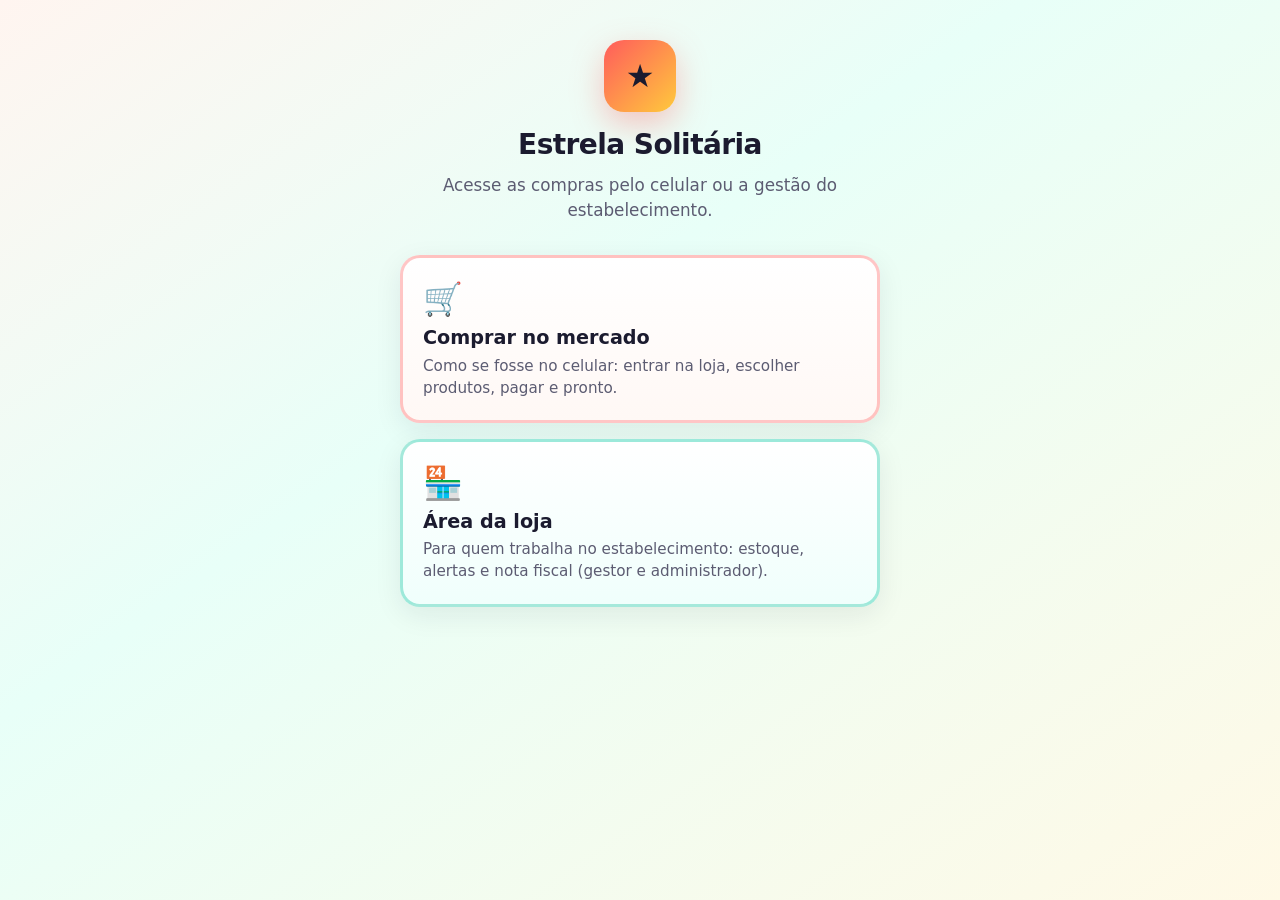
<file: index.html>
<!doctype html>
<html lang="pt-BR">
<head>
  <meta charset="utf-8" />
  <meta name="viewport" content="width=device-width, initial-scale=1" />
  <title>Estrela Solitária</title>
  <link rel="stylesheet" href="./assets/hub.css" />
</head>
<body>
  <div class="hub-wrap">
    <div class="hub-logo" aria-hidden="true">★</div>
    <h1 class="hub-title">Estrela Solitária</h1>
    <p class="hub-lead">
      Acesse as compras pelo celular ou a gestão do estabelecimento.
    </p>

    <div class="hub-cards">
      <a class="hub-card hub-card--shop" href="./cliente/bem-vindo.html">
        <div class="hub-card-icon" aria-hidden="true">🛒</div>
        <h2>Comprar no mercado</h2>
        <p>Como se fosse no celular: entrar na loja, escolher produtos, pagar e pronto.</p>
      </a>

      <a class="hub-card hub-card--staff" href="./gestor/entrar.html">
        <div class="hub-card-icon" aria-hidden="true">🏪</div>
        <h2>Área da loja</h2>
        <p>Para quem trabalha no estabelecimento: estoque, alertas e nota fiscal (gestor e administrador).</p>
      </a>
    </div>
  </div>
</body>
</html>
</file>
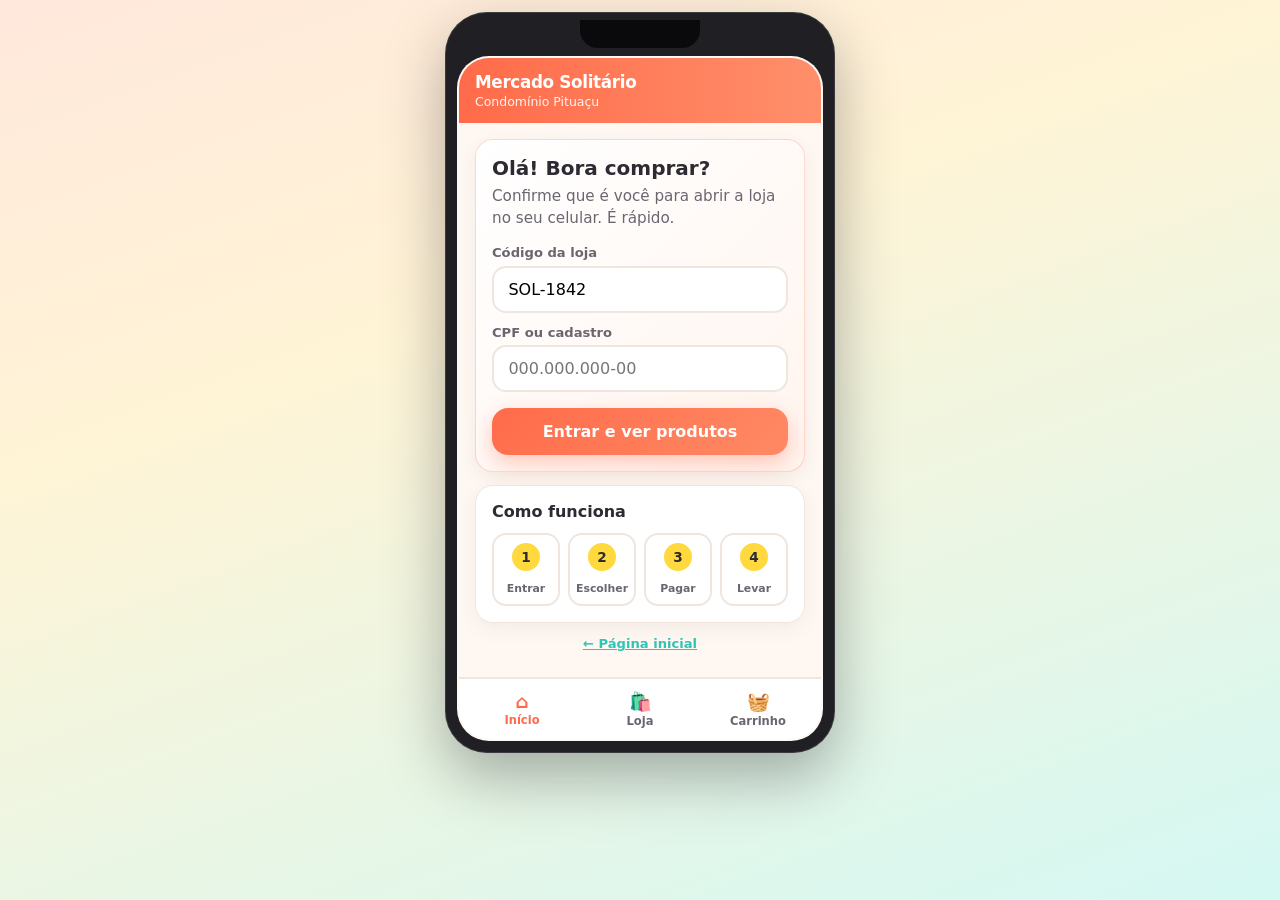
<file: cliente/bem-vindo.html>
<!doctype html>
<html lang="pt-BR">
<head>
  <meta charset="utf-8" />
  <meta name="viewport" content="width=device-width, initial-scale=1" />
  <title>Bem-vindo — Mercado</title>
  <link rel="stylesheet" href="../assets/cliente.css" />
</head>
<body class="c-body">
  <div class="c-stage">
    <div class="c-phone" aria-label="Aplicativo do mercado">
      <div class="c-phone-notch" aria-hidden="true"></div>
      <div class="c-phone-inner">
        <header class="c-top">
          <div class="c-top-title">
            <h1>Mercado Solitário</h1>
            <p>Condomínio Pituaçu</p>
          </div>
        </header>

        <main class="c-main">
          <div class="c-card c-card--accent">
            <h2 class="c-h2">Olá! Bora comprar?</h2>
            <p class="c-lead">Confirme que é você para abrir a loja no seu celular. É rápido.</p>
            <label class="c-label" for="cod">Código da loja</label>
            <input class="c-input" id="cod" type="text" value="SOL-1842" readonly />
            <label class="c-label" for="cpf" style="margin-top:0.75rem">CPF ou cadastro</label>
            <input class="c-input" id="cpf" type="text" placeholder="000.000.000-00" />
            <div class="c-row">
              <a class="c-btn c-btn-primary c-btn-block" href="./catalogo.html">Entrar e ver produtos</a>
            </div>
          </div>

          <div class="c-card">
            <h2 class="c-h2" style="font-size:1rem">Como funciona</h2>
            <div class="c-steps">
              <div class="c-step"><div class="c-step-num">1</div><span>Entrar</span></div>
              <div class="c-step"><div class="c-step-num">2</div><span>Escolher</span></div>
              <div class="c-step"><div class="c-step-num">3</div><span>Pagar</span></div>
              <div class="c-step"><div class="c-step-num">4</div><span>Levar</span></div>
            </div>
          </div>

          <p style="text-align:center;margin:0;font-size:0.82rem;color:var(--c-muted)">
            <a href="../index.html" style="color:var(--c-mint);font-weight:800">← Página inicial</a>
          </p>
        </main>

        <nav class="c-tabbar" aria-label="Menu inferior">
          <a class="c-tab c-tab--on" href="./bem-vindo.html"><span>⌂</span>Início</a>
          <a class="c-tab" href="./catalogo.html"><span>🛍️</span>Loja</a>
          <a class="c-tab" href="./carrinho.html"><span>🧺</span>Carrinho</a>
        </nav>
      </div>
    </div>
  </div>
</body>
</html>
</file>
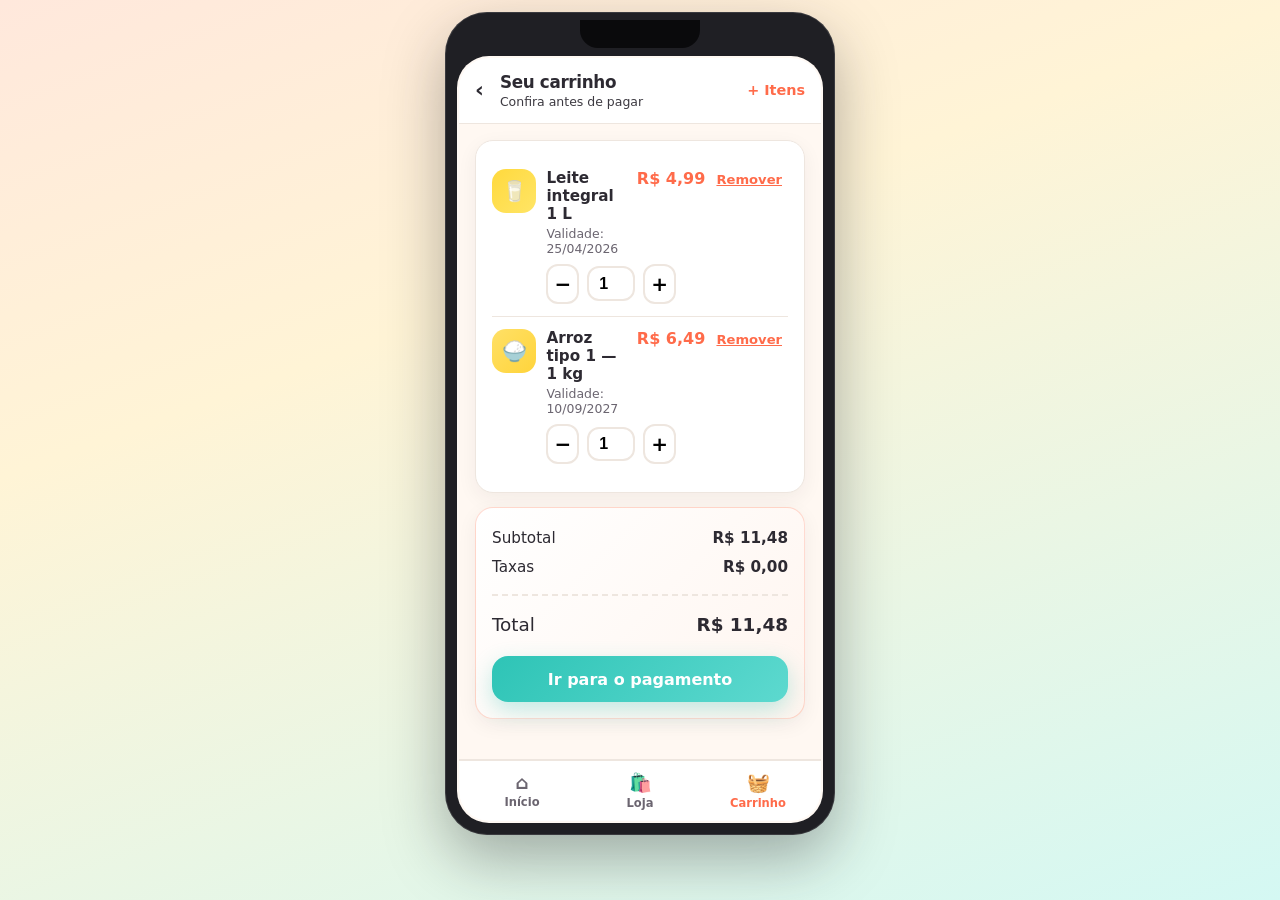
<file: cliente/carrinho.html>
<!doctype html>
<html lang="pt-BR">
<head>
  <meta charset="utf-8" />
  <meta name="viewport" content="width=device-width, initial-scale=1" />
  <title>Carrinho — Mercado</title>
  <link rel="stylesheet" href="../assets/cliente.css" />
</head>
<body class="c-body">
  <div class="c-stage">
    <div class="c-phone">
      <div class="c-phone-notch" aria-hidden="true"></div>
      <div class="c-phone-inner">
        <header class="c-top c-top--plain">
          <a class="c-back" href="./catalogo.html" aria-label="Voltar">‹</a>
          <div class="c-top-title">
            <h1>Seu carrinho</h1>
            <p>Confira antes de pagar</p>
          </div>
          <a class="c-top-link" href="./catalogo.html">+ Itens</a>
        </header>

        <main class="c-main">
          <div class="c-card">
            <div class="c-cart-item">
              <div class="c-thumb" style="width:44px;height:44px;font-size:1.25rem" aria-hidden="true">🥛</div>
              <div class="c-product-mid">
                <div class="c-product-name">Leite integral 1 L</div>
                <div class="c-product-sub">Validade: 25/04/2026</div>
                <div class="c-qty" style="margin:0.5rem 0 0">
                  <button type="button">−</button>
                  <input type="number" value="1" min="1" />
                  <button type="button">+</button>
                </div>
              </div>
              <div class="c-cart-right">
                <strong class="c-price">R$ 4,99</strong>
                <button type="button" class="c-link">Remover</button>
              </div>
            </div>
            <div class="c-cart-item">
              <div class="c-thumb" style="width:44px;height:44px;font-size:1.25rem;background:linear-gradient(135deg,#ffe066,#ffd43b)" aria-hidden="true">🍚</div>
              <div class="c-product-mid">
                <div class="c-product-name">Arroz tipo 1 — 1 kg</div>
                <div class="c-product-sub">Validade: 10/09/2027</div>
                <div class="c-qty" style="margin:0.5rem 0 0">
                  <button type="button">−</button>
                  <input type="number" value="1" min="1" />
                  <button type="button">+</button>
                </div>
              </div>
              <div class="c-cart-right">
                <strong class="c-price">R$ 6,49</strong>
                <button type="button" class="c-link">Remover</button>
              </div>
            </div>
          </div>

          <div class="c-card c-card--accent">
            <div class="c-summary-row"><span>Subtotal</span><strong>R$ 11,48</strong></div>
            <div class="c-summary-row"><span>Taxas</span><strong>R$ 0,00</strong></div>
            <hr style="border:none;border-top:2px dashed var(--c-line);margin:0.75rem 0" />
            <div class="c-summary-row" style="font-size:1.15rem"><span>Total</span><strong>R$ 11,48</strong></div>
            <div class="c-row" style="margin-top:1rem">
              <a class="c-btn c-btn-mint c-btn-block" href="./pagamento.html">Ir para o pagamento</a>
            </div>
          </div>
        </main>

        <nav class="c-tabbar" aria-label="Menu inferior">
          <a class="c-tab" href="./bem-vindo.html"><span>⌂</span>Início</a>
          <a class="c-tab" href="./catalogo.html"><span>🛍️</span>Loja</a>
          <a class="c-tab c-tab--on" href="./carrinho.html"><span>🧺</span>Carrinho</a>
        </nav>
      </div>
    </div>
  </div>
</body>
</html>
</file>
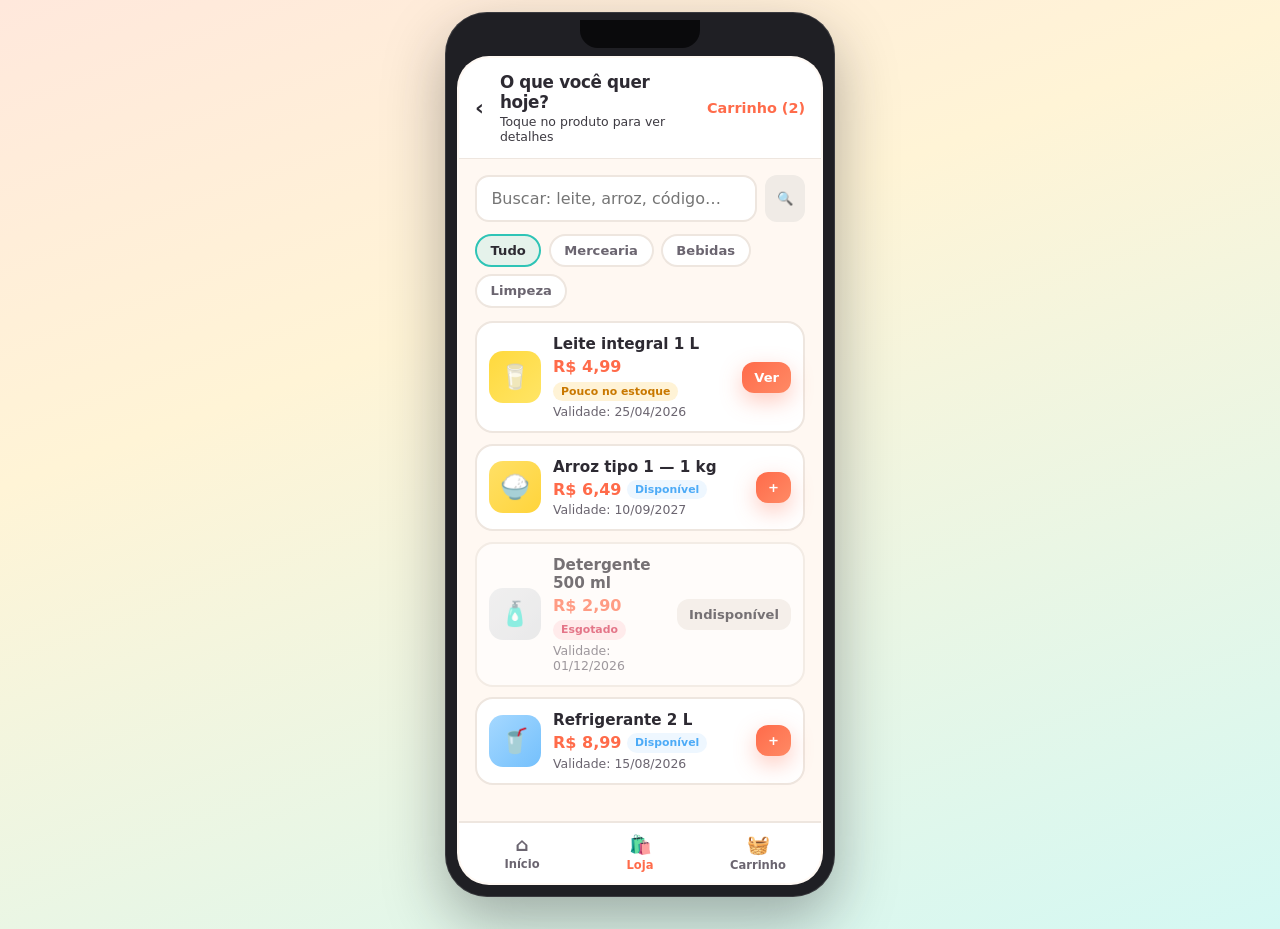
<file: cliente/catalogo.html>
<!doctype html>
<html lang="pt-BR">
<head>
  <meta charset="utf-8" />
  <meta name="viewport" content="width=device-width, initial-scale=1" />
  <title>Produtos — Mercado</title>
  <link rel="stylesheet" href="../assets/cliente.css" />
</head>
<body class="c-body">
  <div class="c-stage">
    <div class="c-phone">
      <div class="c-phone-notch" aria-hidden="true"></div>
      <div class="c-phone-inner">
        <header class="c-top c-top--plain">
          <a class="c-back" href="./bem-vindo.html" aria-label="Voltar">‹</a>
          <div class="c-top-title">
            <h1>O que você quer hoje?</h1>
            <p>Toque no produto para ver detalhes</p>
          </div>
          <a class="c-top-link" href="./carrinho.html">Carrinho (2)</a>
        </header>

        <main class="c-main">
          <div class="c-search-wrap">
            <input class="c-input" type="search" placeholder="Buscar: leite, arroz, código…" />
            <button type="button" class="c-btn c-btn-sm" style="flex-shrink:0" aria-label="Buscar">🔍</button>
          </div>
          <div class="c-tags" aria-label="Categorias">
            <span class="c-tag c-tag--on">Tudo</span>
            <span class="c-tag">Mercearia</span>
            <span class="c-tag">Bebidas</span>
            <span class="c-tag">Limpeza</span>
          </div>

          <a class="c-product" href="./produto.html" style="text-decoration:none;color:inherit">
            <div class="c-thumb" aria-hidden="true">🥛</div>
            <div class="c-product-mid">
              <div class="c-product-name">Leite integral 1 L</div>
              <div class="c-product-meta">
                <span class="c-price">R$ 4,99</span>
                <span class="c-badge c-badge--warn">Pouco no estoque</span>
              </div>
              <div class="c-product-sub">Validade: 25/04/2026</div>
            </div>
            <span class="c-btn c-btn-sm c-btn-primary">Ver</span>
          </a>

          <div class="c-product">
            <div class="c-thumb" style="background:linear-gradient(135deg,#ffe066,#ffd43b)" aria-hidden="true">🍚</div>
            <div class="c-product-mid">
              <div class="c-product-name">Arroz tipo 1 — 1 kg</div>
              <div class="c-product-meta">
                <span class="c-price">R$ 6,49</span>
                <span class="c-badge">Disponível</span>
              </div>
              <div class="c-product-sub">Validade: 10/09/2027</div>
            </div>
            <button type="button" class="c-btn c-btn-sm c-btn-primary">+</button>
          </div>

          <div class="c-product" style="opacity:0.65">
            <div class="c-thumb" style="background:linear-gradient(135deg,#e9ecef,#dee2e6)" aria-hidden="true">🧴</div>
            <div class="c-product-mid">
              <div class="c-product-name">Detergente 500 ml</div>
              <div class="c-product-meta">
                <span class="c-price">R$ 2,90</span>
                <span class="c-badge c-badge--bad">Esgotado</span>
              </div>
              <div class="c-product-sub">Validade: 01/12/2026</div>
            </div>
            <button type="button" class="c-btn c-btn-sm" disabled>Indisponível</button>
          </div>

          <div class="c-product">
            <div class="c-thumb" style="background:linear-gradient(135deg,#a5d8ff,#74c0fc)" aria-hidden="true">🥤</div>
            <div class="c-product-mid">
              <div class="c-product-name">Refrigerante 2 L</div>
              <div class="c-product-meta">
                <span class="c-price">R$ 8,99</span>
                <span class="c-badge">Disponível</span>
              </div>
              <div class="c-product-sub">Validade: 15/08/2026</div>
            </div>
            <button type="button" class="c-btn c-btn-sm c-btn-primary">+</button>
          </div>
        </main>

        <nav class="c-tabbar" aria-label="Menu inferior">
          <a class="c-tab" href="./bem-vindo.html"><span>⌂</span>Início</a>
          <a class="c-tab c-tab--on" href="./catalogo.html"><span>🛍️</span>Loja</a>
          <a class="c-tab" href="./carrinho.html"><span>🧺</span>Carrinho</a>
        </nav>
      </div>
    </div>
  </div>
</body>
</html>
</file>
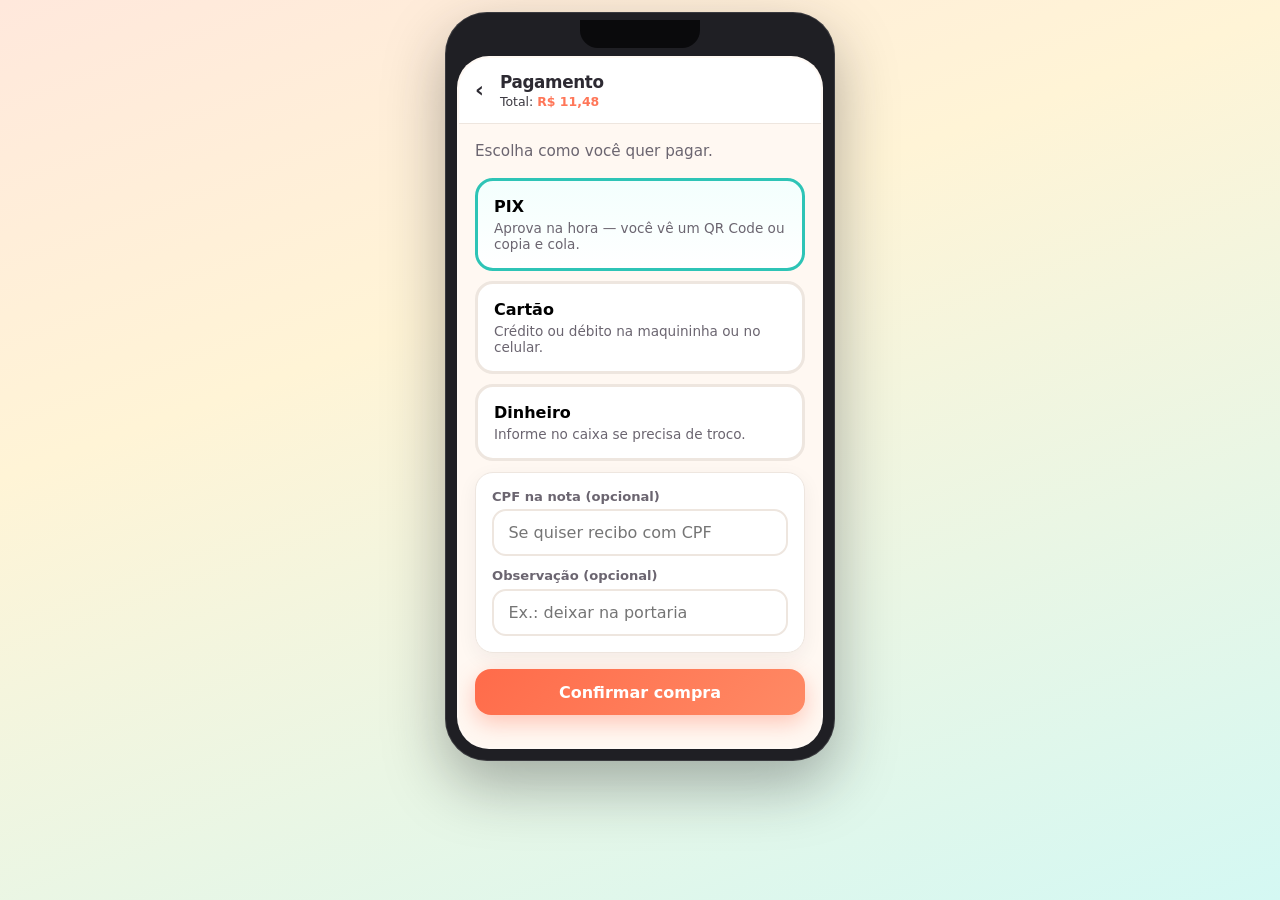
<file: cliente/pagamento.html>
<!doctype html>
<html lang="pt-BR">
<head>
  <meta charset="utf-8" />
  <meta name="viewport" content="width=device-width, initial-scale=1" />
  <title>Pagamento — Mercado</title>
  <link rel="stylesheet" href="../assets/cliente.css" />
</head>
<body class="c-body">
  <div class="c-stage">
    <div class="c-phone">
      <div class="c-phone-notch" aria-hidden="true"></div>
      <div class="c-phone-inner">
        <header class="c-top c-top--plain">
          <a class="c-back" href="./carrinho.html" aria-label="Voltar">‹</a>
          <div class="c-top-title">
            <h1>Pagamento</h1>
            <p>Total: <strong style="color:var(--c-coral)">R$ 11,48</strong></p>
          </div>
        </header>

        <main class="c-main" style="padding-bottom:2rem">
          <p class="c-lead" style="margin-top:0">Escolha como você quer pagar.</p>

          <button type="button" class="c-pay c-pay--on">
            <strong>PIX</strong>
            <small>Aprova na hora — você vê um QR Code ou copia e cola.</small>
          </button>
          <button type="button" class="c-pay">
            <strong>Cartão</strong>
            <small>Crédito ou débito na maquininha ou no celular.</small>
          </button>
          <button type="button" class="c-pay">
            <strong>Dinheiro</strong>
            <small>Informe no caixa se precisa de troco.</small>
          </button>

          <div class="c-card">
            <label class="c-label" for="doc">CPF na nota (opcional)</label>
            <input class="c-input" id="doc" type="text" placeholder="Se quiser recibo com CPF" />
            <label class="c-label" for="obs" style="margin-top:0.75rem">Observação (opcional)</label>
            <input class="c-input" id="obs" type="text" placeholder="Ex.: deixar na portaria" />
          </div>

          <div class="c-row">
            <a class="c-btn c-btn-primary c-btn-block" href="./pronto.html">Confirmar compra</a>
          </div>
        </main>
      </div>
    </div>
  </div>
</body>
</html>
</file>
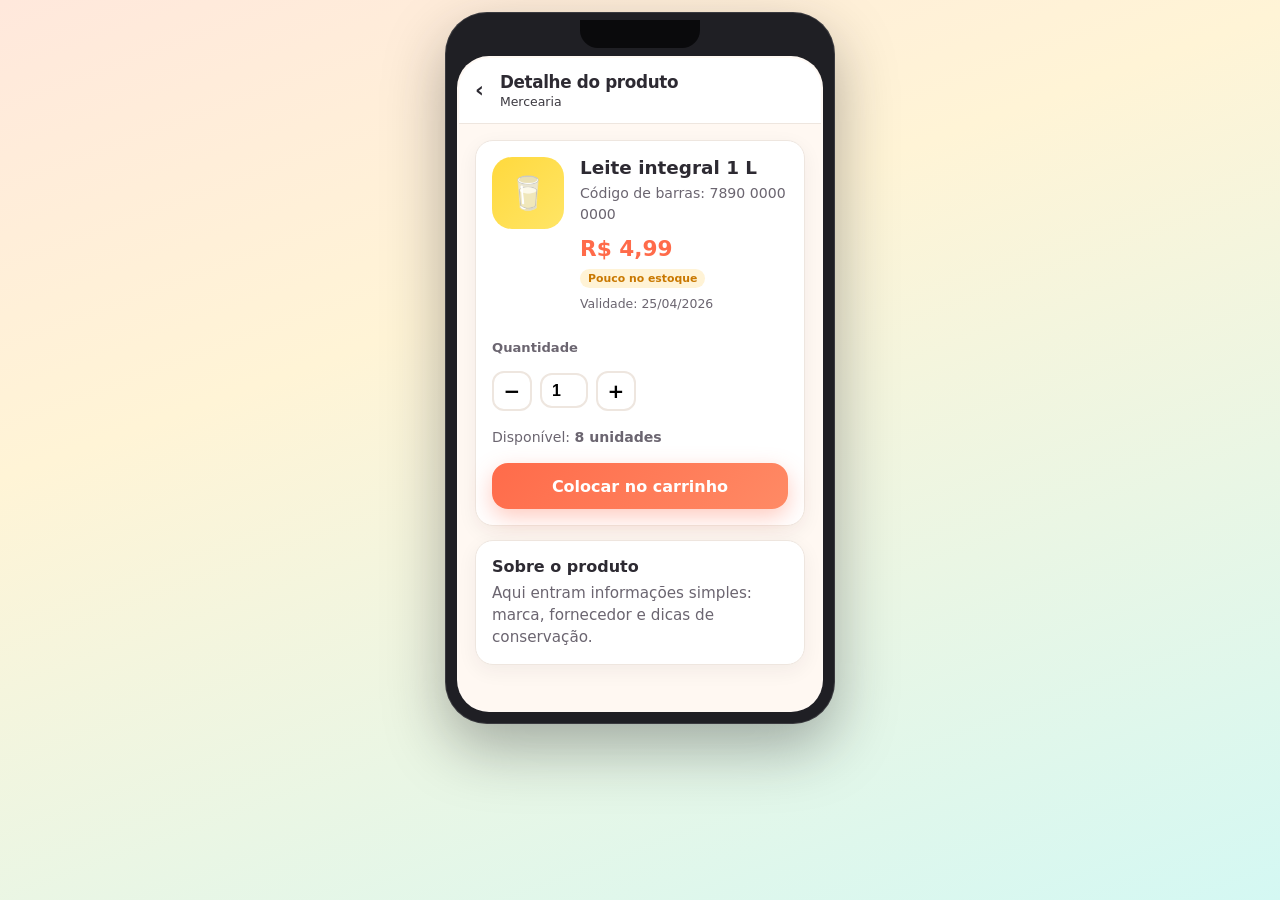
<file: cliente/produto.html>
<!doctype html>
<html lang="pt-BR">
<head>
  <meta charset="utf-8" />
  <meta name="viewport" content="width=device-width, initial-scale=1" />
  <title>Produto — Mercado</title>
  <link rel="stylesheet" href="../assets/cliente.css" />
</head>
<body class="c-body">
  <div class="c-stage">
    <div class="c-phone">
      <div class="c-phone-notch" aria-hidden="true"></div>
      <div class="c-phone-inner">
        <header class="c-top c-top--plain">
          <a class="c-back" href="./catalogo.html" aria-label="Voltar">‹</a>
          <div class="c-top-title">
            <h1>Detalhe do produto</h1>
            <p>Mercearia</p>
          </div>
        </header>

        <main class="c-main" style="padding-bottom:2rem">
          <div class="c-card">
            <div class="c-hero">
              <div class="c-thumb" aria-hidden="true">🥛</div>
              <div>
                <h2 class="c-h2" style="font-size:1.15rem">Leite integral 1 L</h2>
                <p class="c-lead" style="margin:0.25rem 0 0;font-size:0.88rem">Código de barras: 7890 0000 0000</p>
                <div style="display:flex;align-items:center;gap:0.5rem;margin-top:0.75rem;flex-wrap:wrap">
                  <span class="c-price" style="font-size:1.35rem">R$ 4,99</span>
                  <span class="c-badge c-badge--warn">Pouco no estoque</span>
                </div>
                <p class="c-product-sub" style="margin-top:0.5rem">Validade: 25/04/2026</p>
              </div>
            </div>
            <p class="c-label" style="margin-top:1rem">Quantidade</p>
            <div class="c-qty">
              <button type="button" aria-label="Menos">−</button>
              <input type="number" value="1" min="1" aria-label="Quantidade" />
              <button type="button" aria-label="Mais">+</button>
            </div>
            <p class="c-lead" style="margin:0;font-size:0.88rem">Disponível: <strong>8 unidades</strong></p>
            <div class="c-row">
              <a class="c-btn c-btn-primary c-btn-block" href="./carrinho.html">Colocar no carrinho</a>
            </div>
          </div>

          <div class="c-card">
            <h2 class="c-h2" style="font-size:1rem">Sobre o produto</h2>
            <p class="c-lead" style="margin:0">Aqui entram informações simples: marca, fornecedor e dicas de conservação.</p>
          </div>
        </main>
      </div>
    </div>
  </div>
</body>
</html>
</file>
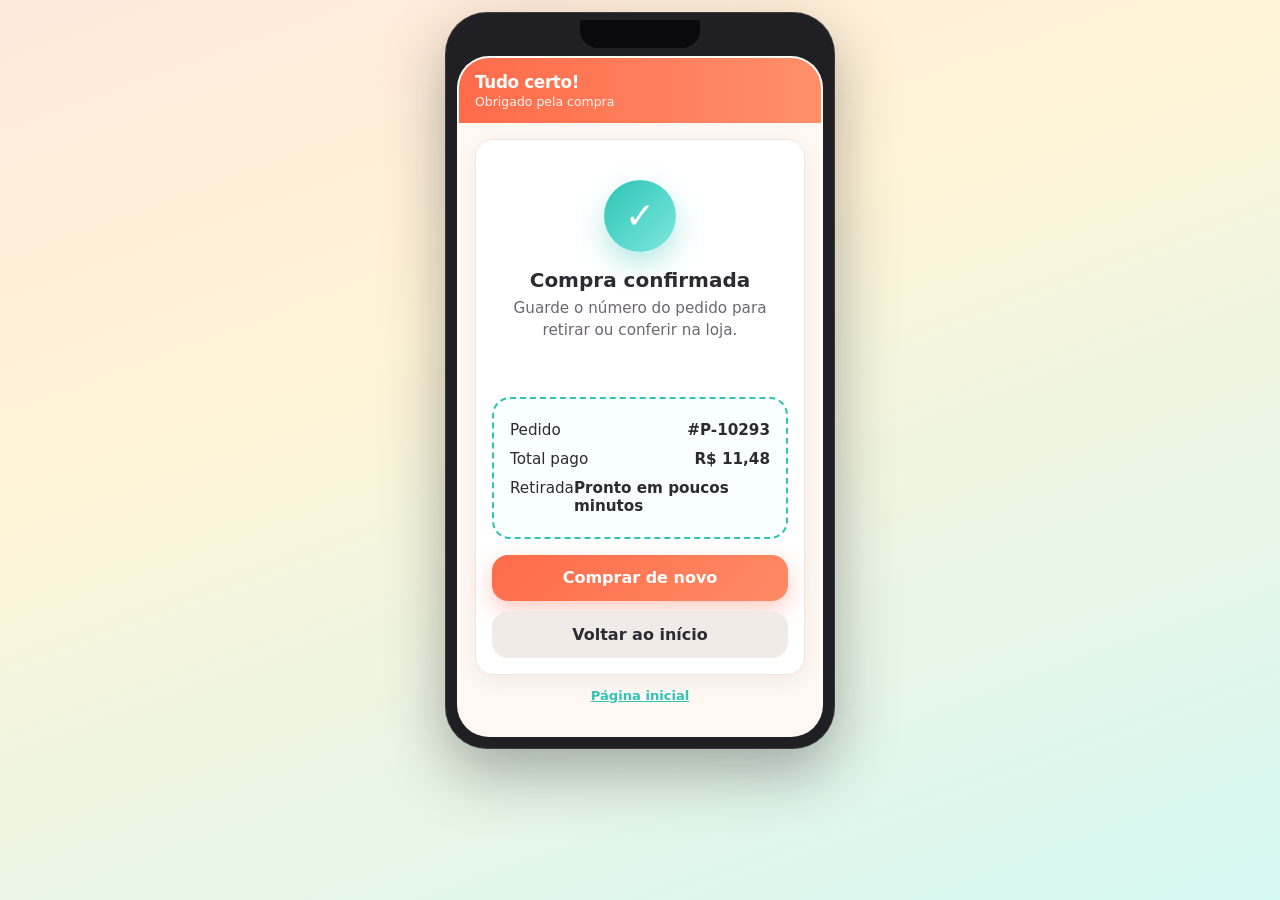
<file: cliente/pronto.html>
<!doctype html>
<html lang="pt-BR">
<head>
  <meta charset="utf-8" />
  <meta name="viewport" content="width=device-width, initial-scale=1" />
  <title>Pronto! — Mercado</title>
  <link rel="stylesheet" href="../assets/cliente.css" />
</head>
<body class="c-body">
  <div class="c-stage">
    <div class="c-phone">
      <div class="c-phone-notch" aria-hidden="true"></div>
      <div class="c-phone-inner">
        <header class="c-top">
          <div class="c-top-title">
            <h1>Tudo certo!</h1>
            <p>Obrigado pela compra</p>
          </div>
        </header>

        <main class="c-main" style="padding-bottom:2rem">
          <div class="c-card">
            <div class="c-success">
              <div class="c-success-icon" aria-hidden="true">✓</div>
              <h2 class="c-h2">Compra confirmada</h2>
              <p class="c-lead">Guarde o número do pedido para retirar ou conferir na loja.</p>
            </div>
            <div class="c-summary">
              <div class="c-summary-row"><span>Pedido</span><strong>#P-10293</strong></div>
              <div class="c-summary-row"><span>Total pago</span><strong>R$ 11,48</strong></div>
              <div class="c-summary-row"><span>Retirada</span><strong>Pronto em poucos minutos</strong></div>
            </div>
            <div class="c-row">
              <a class="c-btn c-btn-primary c-btn-block" href="./catalogo.html">Comprar de novo</a>
              <a class="c-btn c-btn-block" href="./bem-vindo.html">Voltar ao início</a>
            </div>
          </div>
          <p style="text-align:center;margin:0;font-size:0.82rem;color:var(--c-muted)">
            <a href="../index.html" style="color:var(--c-mint);font-weight:800">Página inicial</a>
          </p>
        </main>
      </div>
    </div>
  </div>
</body>
</html>
</file>
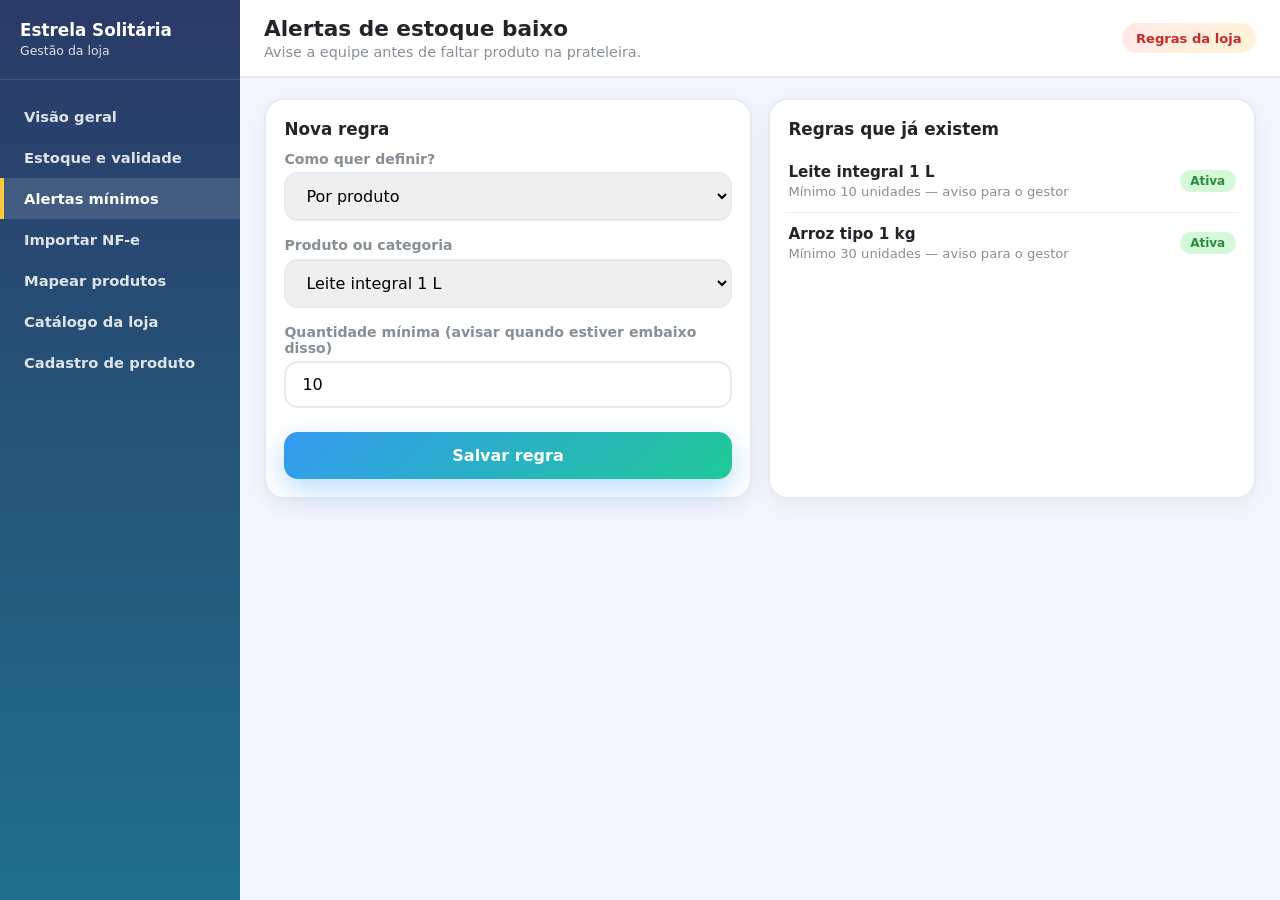
<file: gestor/alertas.html>
<!doctype html>
<html lang="pt-BR">
<head>
  <meta charset="utf-8" />
  <meta name="viewport" content="width=device-width, initial-scale=1" />
  <title>Alertas — Área da loja</title>
  <link rel="stylesheet" href="../assets/gestor.css" />
</head>
<body class="g-body">
  <div class="g-shell">
    <aside class="g-side">
      <div class="g-side-brand">
        <strong>Estrela Solitária</strong>
        <span>Gestão da loja</span>
      </div>
      <nav class="g-nav" aria-label="Menu">
        <a href="./painel.html">Visão geral</a>
        <a href="./estoque.html">Estoque e validade</a>
        <a class="is-on" href="./alertas.html">Alertas mínimos</a>
        <a href="./nfe.html">Importar NF-e</a>
        <a href="./mapeamento.html">Mapear produtos</a>
        <a href="./produtos.html">Catálogo da loja</a>
        <a href="./cadastro-produto.html">Cadastro de produto</a>
      </nav>
    </aside>

    <div class="g-main">
      <header class="g-top">
        <div>
          <h1>Alertas de estoque baixo</h1>
          <p>Avise a equipe antes de faltar produto na prateleira.</p>
        </div>
        <span class="g-chip">Regras da loja</span>
      </header>

      <div class="g-content">
        <div class="g-grid-2">
          <div class="g-card">
            <h2>Nova regra</h2>
            <div class="g-field">
              <label for="modo">Como quer definir?</label>
              <select id="modo">
                <option>Por produto</option>
                <option>Por categoria</option>
              </select>
            </div>
            <div class="g-field">
              <label for="item">Produto ou categoria</label>
              <select id="item">
                <option>Leite integral 1 L</option>
                <option>Arroz tipo 1 kg</option>
                <option>Bebidas (tudo)</option>
              </select>
            </div>
            <div class="g-field">
              <label for="min">Quantidade mínima (avisar quando estiver embaixo disso)</label>
              <input id="min" type="number" value="10" min="0" />
            </div>
            <button type="button" class="g-btn g-btn-primary" style="width:100%;margin-top:0.5rem">Salvar regra</button>
          </div>

          <div class="g-card">
            <h2>Regras que já existem</h2>
            <div class="g-list-item">
              <div>
                <strong>Leite integral 1 L</strong>
                <small>Mínimo 10 unidades — aviso para o gestor</small>
              </div>
              <span class="g-pill g-pill--ok">Ativa</span>
            </div>
            <div class="g-list-item">
              <div>
                <strong>Arroz tipo 1 kg</strong>
                <small>Mínimo 30 unidades — aviso para o gestor</small>
              </div>
              <span class="g-pill g-pill--ok">Ativa</span>
            </div>
          </div>
        </div>
      </div>
    </div>
  </div>
</body>
</html>
</file>
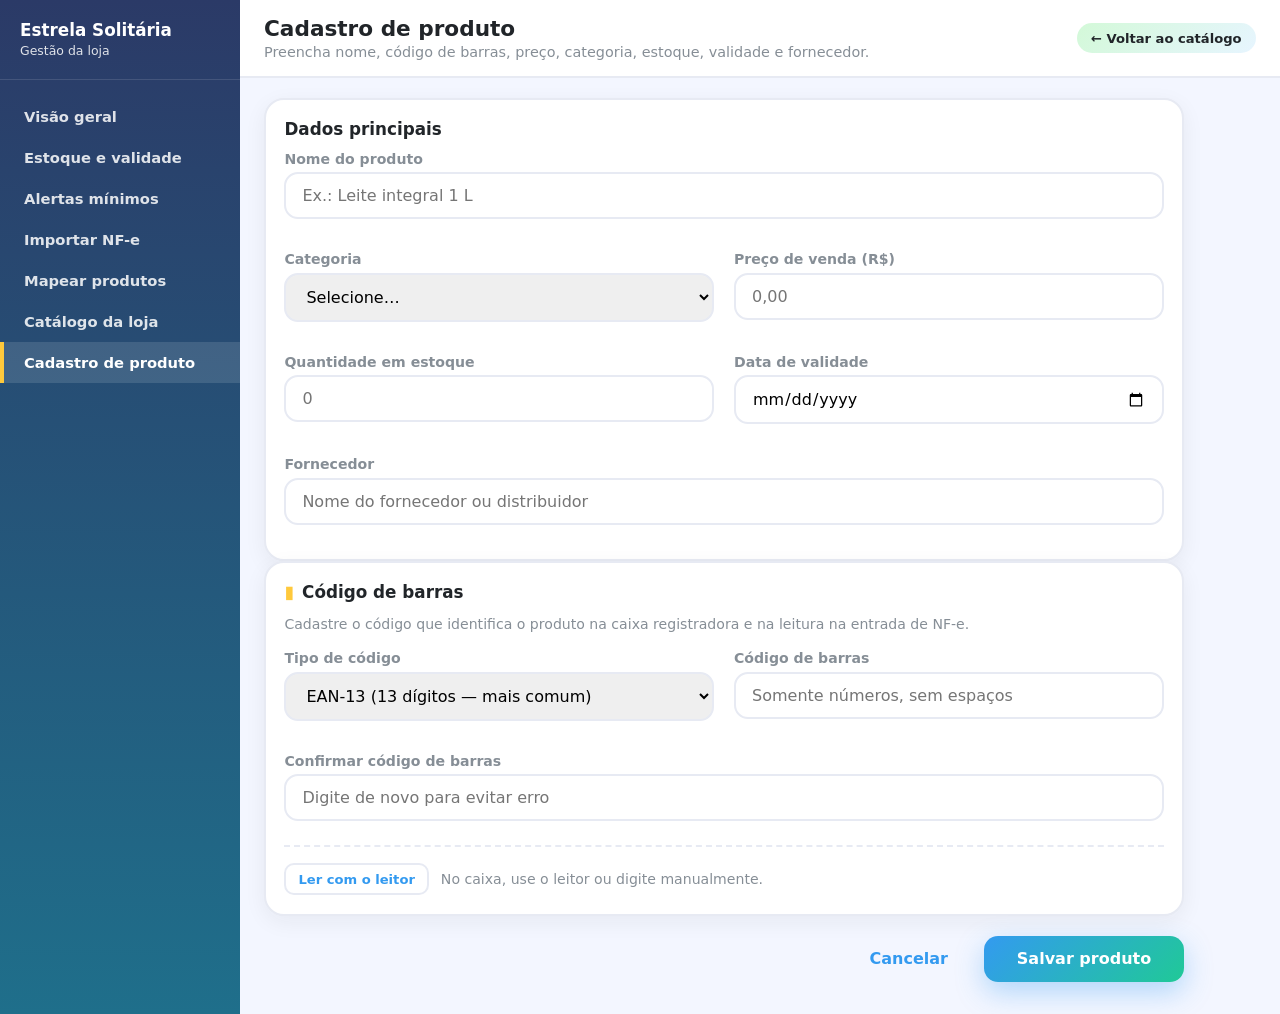
<file: gestor/cadastro-produto.html>
<!doctype html>
<html lang="pt-BR">
<head>
  <meta charset="utf-8" />
  <meta name="viewport" content="width=device-width, initial-scale=1" />
  <title>Cadastro de produto — Área da loja</title>
  <link rel="stylesheet" href="../assets/gestor.css" />
</head>
<body class="g-body">
  <div class="g-shell">
    <aside class="g-side">
      <div class="g-side-brand">
        <strong>Estrela Solitária</strong>
        <span>Gestão da loja</span>
      </div>
      <nav class="g-nav" aria-label="Menu">
        <a href="./painel.html">Visão geral</a>
        <a href="./estoque.html">Estoque e validade</a>
        <a href="./alertas.html">Alertas mínimos</a>
        <a href="./nfe.html">Importar NF-e</a>
        <a href="./mapeamento.html">Mapear produtos</a>
        <a href="./produtos.html">Catálogo da loja</a>
        <a class="is-on" href="./cadastro-produto.html">Cadastro de produto</a>
      </nav>
    </aside>

    <div class="g-main">
      <header class="g-top">
        <div>
          <h1>Cadastro de produto</h1>
          <p>Preencha nome, código de barras, preço, categoria, estoque, validade e fornecedor.</p>
        </div>
        <a class="g-chip g-chip--ok" href="./produtos.html" style="text-decoration:none;color:inherit">← Voltar ao catálogo</a>
      </header>

      <div class="g-content">
        <form class="g-form" action="./produtos.html" method="get">
          <div class="g-card">
            <h2>Dados principais</h2>
            <div class="g-form-grid">
              <div class="g-field g-field-span-2">
                <label for="nome">Nome do produto</label>
                <input id="nome" name="nome" type="text" placeholder="Ex.: Leite integral 1 L" autocomplete="off" />
              </div>
              <div class="g-field">
                <label for="categoria">Categoria</label>
                <select id="categoria" name="categoria">
                  <option value="">Selecione…</option>
                  <option>Mercearia</option>
                  <option>Bebidas</option>
                  <option>Limpeza e higiene</option>
                  <option>Frios e laticínios</option>
                  <option>Outros</option>
                </select>
              </div>
              <div class="g-field">
                <label for="preco">Preço de venda (R$)</label>
                <input id="preco" name="preco" type="text" inputmode="decimal" placeholder="0,00" />
              </div>
              <div class="g-field">
                <label for="qtd">Quantidade em estoque</label>
                <input id="qtd" name="qtd" type="number" min="0" step="1" placeholder="0" />
              </div>
              <div class="g-field">
                <label for="validade">Data de validade</label>
                <input id="validade" name="validade" type="date" />
              </div>
              <div class="g-field g-field-span-2">
                <label for="fornecedor">Fornecedor</label>
                <input id="fornecedor" name="fornecedor" type="text" placeholder="Nome do fornecedor ou distribuidor" />
              </div>
            </div>
          </div>

          <div class="g-card g-barcode-card">
            <h2>Código de barras</h2>
            <p class="g-field-hint">Cadastre o código que identifica o produto na caixa registradora e na leitura na entrada de NF-e.</p>
            <div class="g-form-grid">
              <div class="g-field">
                <label for="tipo-barras">Tipo de código</label>
                <select id="tipo-barras" name="tipo_barras">
                  <option value="ean13">EAN-13 (13 dígitos — mais comum)</option>
                  <option value="ean8">EAN-8 (8 dígitos)</option>
                  <option value="dun14">DUN-14 / caixa fechada</option>
                  <option value="outro">Outro / interno da loja</option>
                </select>
              </div>
              <div class="g-field">
                <label for="codigo-barras">Código de barras</label>
                <input id="codigo-barras" name="codigo_barras" type="text" inputmode="numeric" pattern="[0-9]*" maxlength="14" placeholder="Somente números, sem espaços" autocomplete="off" />
              </div>
              <div class="g-field g-field-span-2">
                <label for="codigo-barras-conf">Confirmar código de barras</label>
                <input id="codigo-barras-conf" name="codigo_barras_conf" type="text" inputmode="numeric" maxlength="14" placeholder="Digite de novo para evitar erro" autocomplete="off" />
              </div>
            </div>
            <div class="g-barcode-actions">
              <button type="button" class="g-mini-btn g-mini-btn-accent">Ler com o leitor</button>
              <span class="g-field-hint" style="margin:0;align-self:center">No caixa, use o leitor ou digite manualmente.</span>
            </div>
          </div>

          <div class="g-form-actions">
            <a class="g-btn g-btn-ghost" href="./produtos.html" style="margin-top:0;width:auto;padding:0.85rem 1.5rem">Cancelar</a>
            <button type="submit" class="g-btn g-btn-primary" style="width:auto;min-width:200px">Salvar produto</button>
          </div>
        </form>
      </div>
    </div>
  </div>
</body>
</html>
</file>
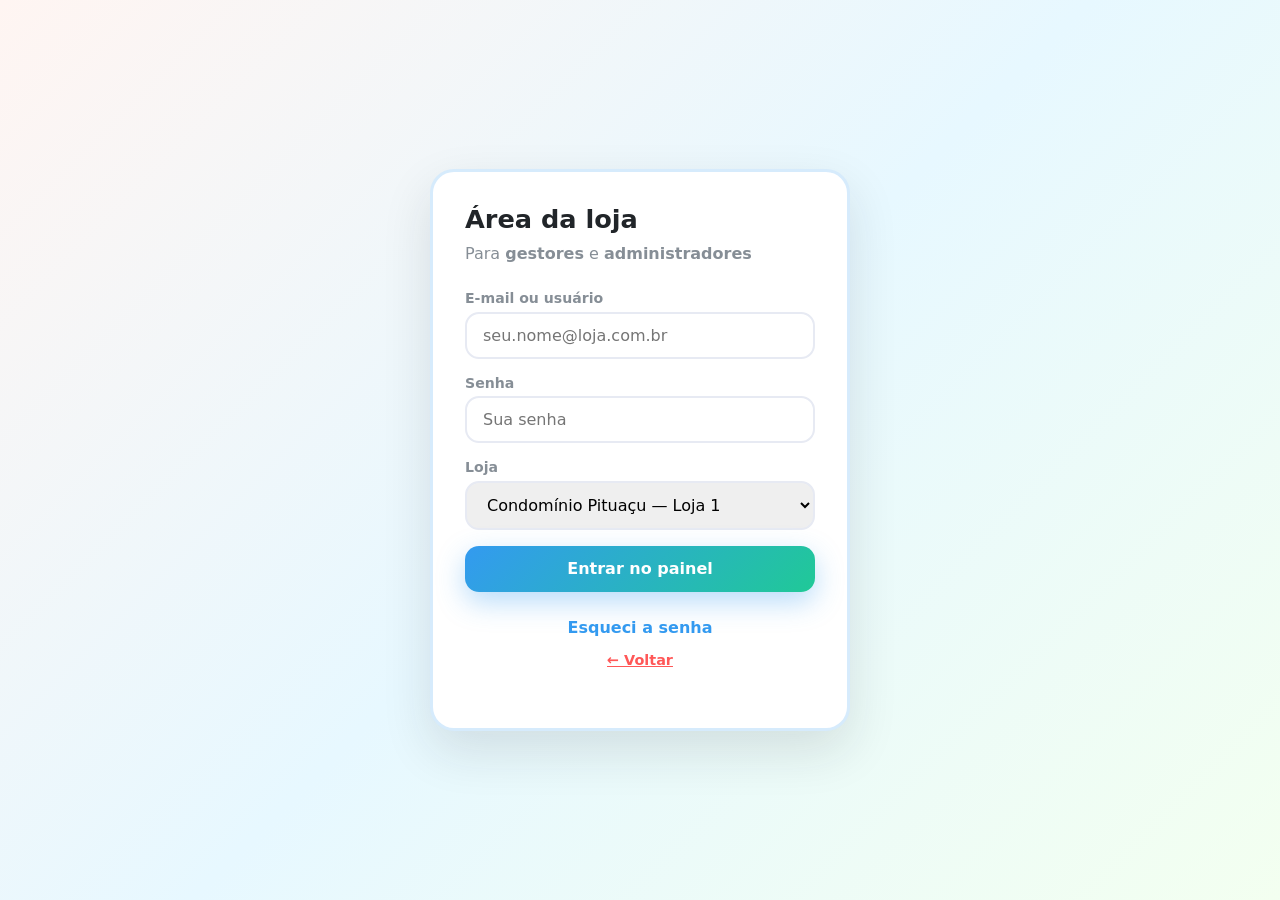
<file: gestor/entrar.html>
<!doctype html>
<html lang="pt-BR">
<head>
  <meta charset="utf-8" />
  <meta name="viewport" content="width=device-width, initial-scale=1" />
  <title>Entrar — Área da loja</title>
  <link rel="stylesheet" href="../assets/gestor.css" />
</head>
<body class="g-body">
  <div class="g-login-wrap">
    <div class="g-login-card">
      <h1>Área da loja</h1>
      <p>Para <strong>gestores</strong> e <strong>administradores</strong></p>

      <div class="g-field">
        <label for="u">E-mail ou usuário</label>
        <input id="u" type="text" placeholder="seu.nome@loja.com.br" />
      </div>
      <div class="g-field">
        <label for="p">Senha</label>
        <input id="p" type="password" placeholder="Sua senha" />
      </div>
      <div class="g-field">
        <label for="loja">Loja</label>
        <select id="loja">
          <option>Condomínio Pituaçu — Loja 1</option>
          <option>Condomínio Costa Azul — Loja 2</option>
        </select>
      </div>

      <a class="g-btn g-btn-primary" href="./painel.html">Entrar no painel</a>
      <button type="button" class="g-btn g-btn-ghost">Esqueci a senha</button>

      <p class="g-back-home"><a href="../index.html">← Voltar</a></p>
    </div>
  </div>
</body>
</html>
</file>
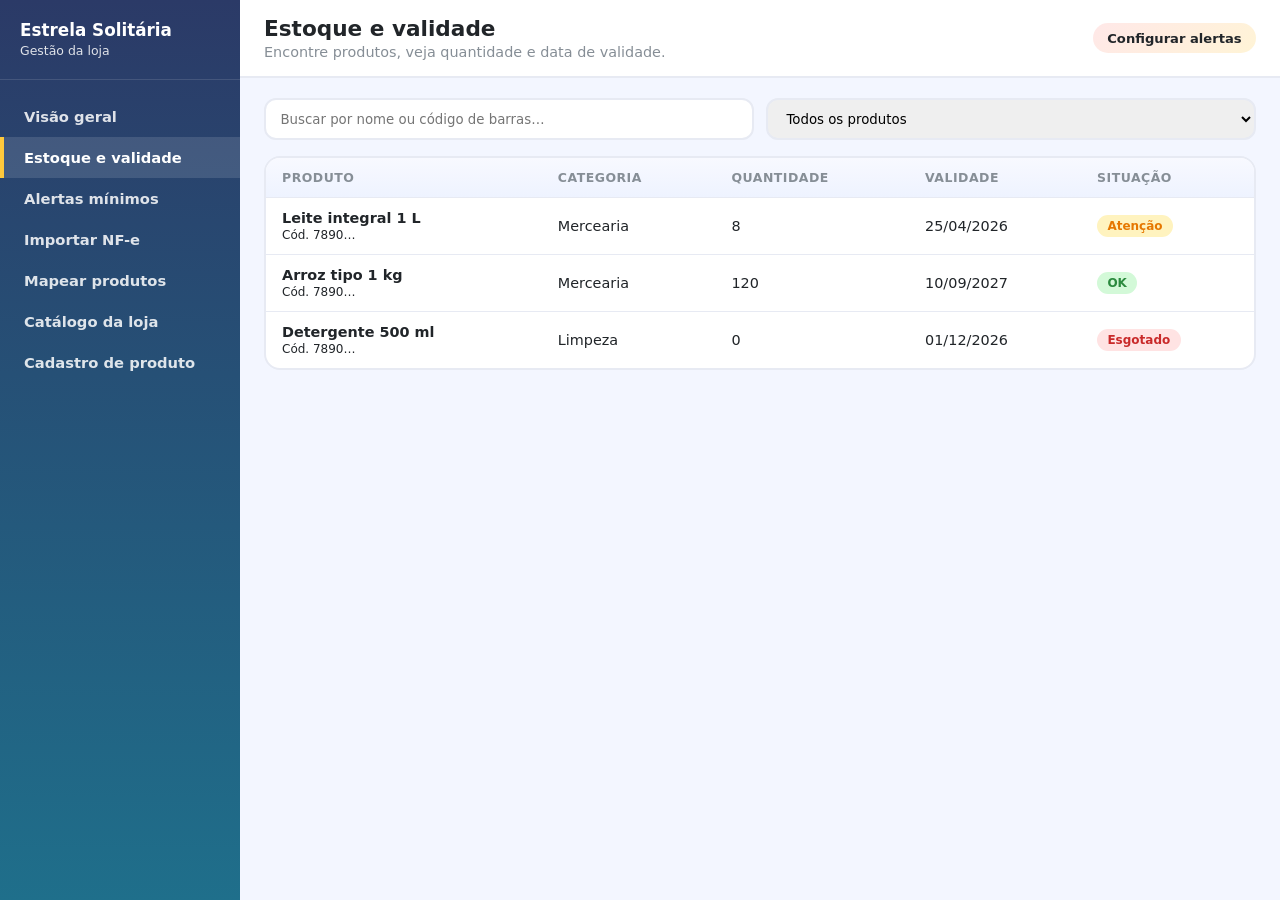
<file: gestor/estoque.html>
<!doctype html>
<html lang="pt-BR">
<head>
  <meta charset="utf-8" />
  <meta name="viewport" content="width=device-width, initial-scale=1" />
  <title>Estoque — Área da loja</title>
  <link rel="stylesheet" href="../assets/gestor.css" />
</head>
<body class="g-body">
  <div class="g-shell">
    <aside class="g-side">
      <div class="g-side-brand">
        <strong>Estrela Solitária</strong>
        <span>Gestão da loja</span>
      </div>
      <nav class="g-nav" aria-label="Menu">
        <a href="./painel.html">Visão geral</a>
        <a class="is-on" href="./estoque.html">Estoque e validade</a>
        <a href="./alertas.html">Alertas mínimos</a>
        <a href="./nfe.html">Importar NF-e</a>
        <a href="./mapeamento.html">Mapear produtos</a>
        <a href="./produtos.html">Catálogo da loja</a>
        <a href="./cadastro-produto.html">Cadastro de produto</a>
      </nav>
    </aside>

    <div class="g-main">
      <header class="g-top">
        <div>
          <h1>Estoque e validade</h1>
          <p>Encontre produtos, veja quantidade e data de validade.</p>
        </div>
        <a class="g-chip" href="./alertas.html" style="text-decoration:none;color:inherit">Configurar alertas</a>
      </header>

      <div class="g-content">
        <div class="g-tools">
          <input type="search" placeholder="Buscar por nome ou código de barras…" />
          <select>
            <option>Todos os produtos</option>
            <option>Só os em risco</option>
            <option>Sem estoque</option>
            <option>Validade próxima</option>
          </select>
        </div>

        <div class="g-table-wrap">
          <table class="g-table">
            <thead>
              <tr>
                <th>Produto</th>
                <th>Categoria</th>
                <th>Quantidade</th>
                <th>Validade</th>
                <th>Situação</th>
              </tr>
            </thead>
            <tbody>
              <tr>
                <td><strong>Leite integral 1 L</strong><br /><small>Cód. 7890…</small></td>
                <td>Mercearia</td>
                <td>8</td>
                <td>25/04/2026</td>
                <td><span class="g-pill g-pill--warn">Atenção</span></td>
              </tr>
              <tr>
                <td><strong>Arroz tipo 1 kg</strong><br /><small>Cód. 7890…</small></td>
                <td>Mercearia</td>
                <td>120</td>
                <td>10/09/2027</td>
                <td><span class="g-pill g-pill--ok">OK</span></td>
              </tr>
              <tr>
                <td><strong>Detergente 500 ml</strong><br /><small>Cód. 7890…</small></td>
                <td>Limpeza</td>
                <td>0</td>
                <td>01/12/2026</td>
                <td><span class="g-pill g-pill--bad">Esgotado</span></td>
              </tr>
            </tbody>
          </table>
        </div>
      </div>
    </div>
  </div>
</body>
</html>
</file>
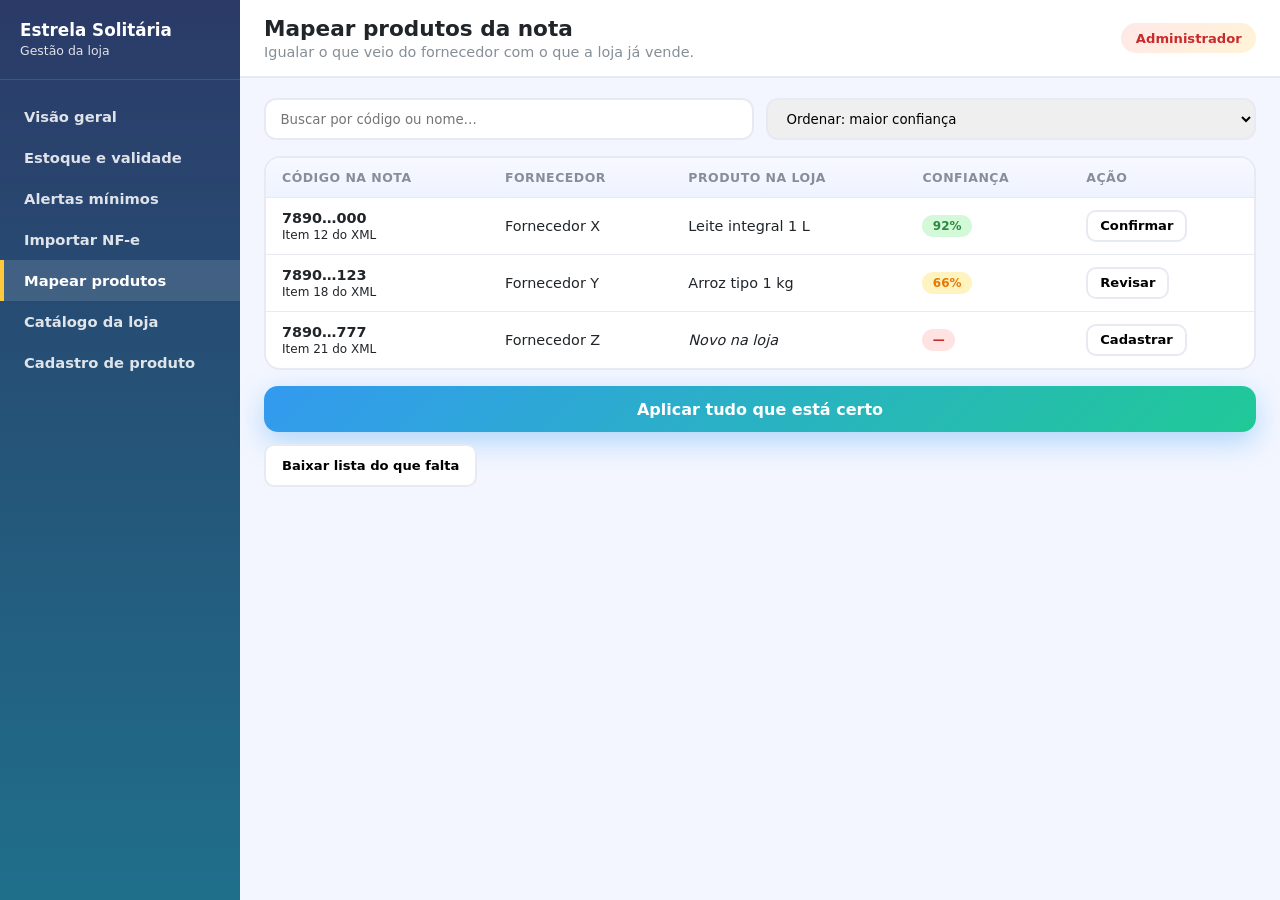
<file: gestor/mapeamento.html>
<!doctype html>
<html lang="pt-BR">
<head>
  <meta charset="utf-8" />
  <meta name="viewport" content="width=device-width, initial-scale=1" />
  <title>Mapeamento — Área da loja</title>
  <link rel="stylesheet" href="../assets/gestor.css" />
</head>
<body class="g-body">
  <div class="g-shell">
    <aside class="g-side">
      <div class="g-side-brand">
        <strong>Estrela Solitária</strong>
        <span>Gestão da loja</span>
      </div>
      <nav class="g-nav" aria-label="Menu">
        <a href="./painel.html">Visão geral</a>
        <a href="./estoque.html">Estoque e validade</a>
        <a href="./alertas.html">Alertas mínimos</a>
        <a href="./nfe.html">Importar NF-e</a>
        <a class="is-on" href="./mapeamento.html">Mapear produtos</a>
        <a href="./produtos.html">Catálogo da loja</a>
        <a href="./cadastro-produto.html">Cadastro de produto</a>
      </nav>
    </aside>

    <div class="g-main">
      <header class="g-top">
        <div>
          <h1>Mapear produtos da nota</h1>
          <p>Igualar o que veio do fornecedor com o que a loja já vende.</p>
        </div>
        <span class="g-chip">Administrador</span>
      </header>

      <div class="g-content">
        <div class="g-tools">
          <input type="search" placeholder="Buscar por código ou nome…" />
          <select>
            <option>Ordenar: maior confiança</option>
            <option>Ordenar: precisa revisar</option>
          </select>
        </div>

        <div class="g-table-wrap">
          <table class="g-table">
            <thead>
              <tr>
                <th>Código na nota</th>
                <th>Fornecedor</th>
                <th>Produto na loja</th>
                <th>Confiança</th>
                <th>Ação</th>
              </tr>
            </thead>
            <tbody>
              <tr>
                <td><strong>7890…000</strong><br /><small>Item 12 do XML</small></td>
                <td>Fornecedor X</td>
                <td>Leite integral 1 L</td>
                <td><span class="g-pill g-pill--ok">92%</span></td>
                <td><button type="button" class="g-mini-btn">Confirmar</button></td>
              </tr>
              <tr>
                <td><strong>7890…123</strong><br /><small>Item 18 do XML</small></td>
                <td>Fornecedor Y</td>
                <td>Arroz tipo 1 kg</td>
                <td><span class="g-pill g-pill--warn">66%</span></td>
                <td><button type="button" class="g-mini-btn">Revisar</button></td>
              </tr>
              <tr>
                <td><strong>7890…777</strong><br /><small>Item 21 do XML</small></td>
                <td>Fornecedor Z</td>
                <td><em>Novo na loja</em></td>
                <td><span class="g-pill g-pill--bad">—</span></td>
                <td><button type="button" class="g-mini-btn">Cadastrar</button></td>
              </tr>
            </tbody>
          </table>
        </div>

        <div style="margin-top:1rem;display:flex;gap:0.75rem;flex-wrap:wrap">
          <button type="button" class="g-btn g-btn-primary">Aplicar tudo que está certo</button>
          <button type="button" class="g-mini-btn" style="padding:0.75rem 1rem">Baixar lista do que falta</button>
        </div>
      </div>
    </div>
  </div>
</body>
</html>
</file>
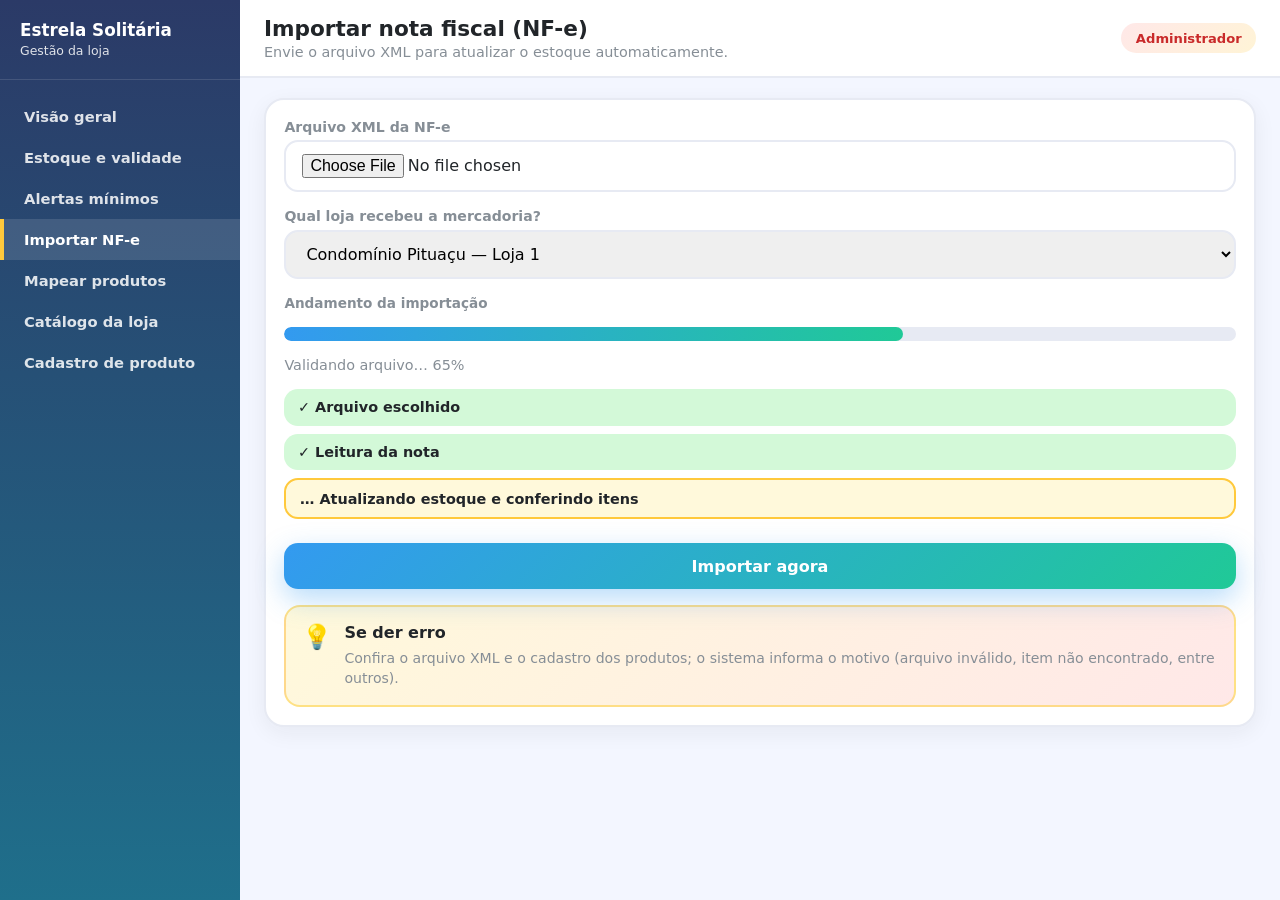
<file: gestor/nfe.html>
<!doctype html>
<html lang="pt-BR">
<head>
  <meta charset="utf-8" />
  <meta name="viewport" content="width=device-width, initial-scale=1" />
  <title>NF-e — Área da loja</title>
  <link rel="stylesheet" href="../assets/gestor.css" />
</head>
<body class="g-body">
  <div class="g-shell">
    <aside class="g-side">
      <div class="g-side-brand">
        <strong>Estrela Solitária</strong>
        <span>Gestão da loja</span>
      </div>
      <nav class="g-nav" aria-label="Menu">
        <a href="./painel.html">Visão geral</a>
        <a href="./estoque.html">Estoque e validade</a>
        <a href="./alertas.html">Alertas mínimos</a>
        <a class="is-on" href="./nfe.html">Importar NF-e</a>
        <a href="./mapeamento.html">Mapear produtos</a>
        <a href="./produtos.html">Catálogo da loja</a>
        <a href="./cadastro-produto.html">Cadastro de produto</a>
      </nav>
    </aside>

    <div class="g-main">
      <header class="g-top">
        <div>
          <h1>Importar nota fiscal (NF-e)</h1>
          <p>Envie o arquivo XML para atualizar o estoque automaticamente.</p>
        </div>
        <span class="g-chip">Administrador</span>
      </header>

      <div class="g-content">
        <div class="g-card">
          <div class="g-field">
            <label for="xml">Arquivo XML da NF-e</label>
            <input id="xml" type="file" />
          </div>
          <div class="g-field">
            <label for="loja">Qual loja recebeu a mercadoria?</label>
            <select id="loja">
              <option>Condomínio Pituaçu — Loja 1</option>
              <option>Condomínio Costa Azul — Loja 2</option>
            </select>
          </div>

          <p style="margin:0 0 0.5rem;font-weight:800;color:var(--g-muted);font-size:0.85rem">Andamento da importação</p>
          <div class="g-progress" aria-hidden="true"><div></div></div>
          <p style="margin:0;font-size:0.9rem;color:var(--g-muted)">Validando arquivo… 65%</p>

          <div class="g-steps">
            <div class="g-step g-step--done">✓ Arquivo escolhido</div>
            <div class="g-step g-step--done">✓ Leitura da nota</div>
            <div class="g-step g-step--on">… Atualizando estoque e conferindo itens</div>
          </div>

          <button type="button" class="g-btn g-btn-primary" style="margin-top:0.5rem">Importar agora</button>

          <div class="g-callout">
            <span style="font-size:1.5rem" aria-hidden="true">💡</span>
            <div>
              <strong>Se der erro</strong>
              <p>Confira o arquivo XML e o cadastro dos produtos; o sistema informa o motivo (arquivo inválido, item não encontrado, entre outros).</p>
            </div>
          </div>
        </div>
      </div>
    </div>
  </div>
</body>
</html>
</file>
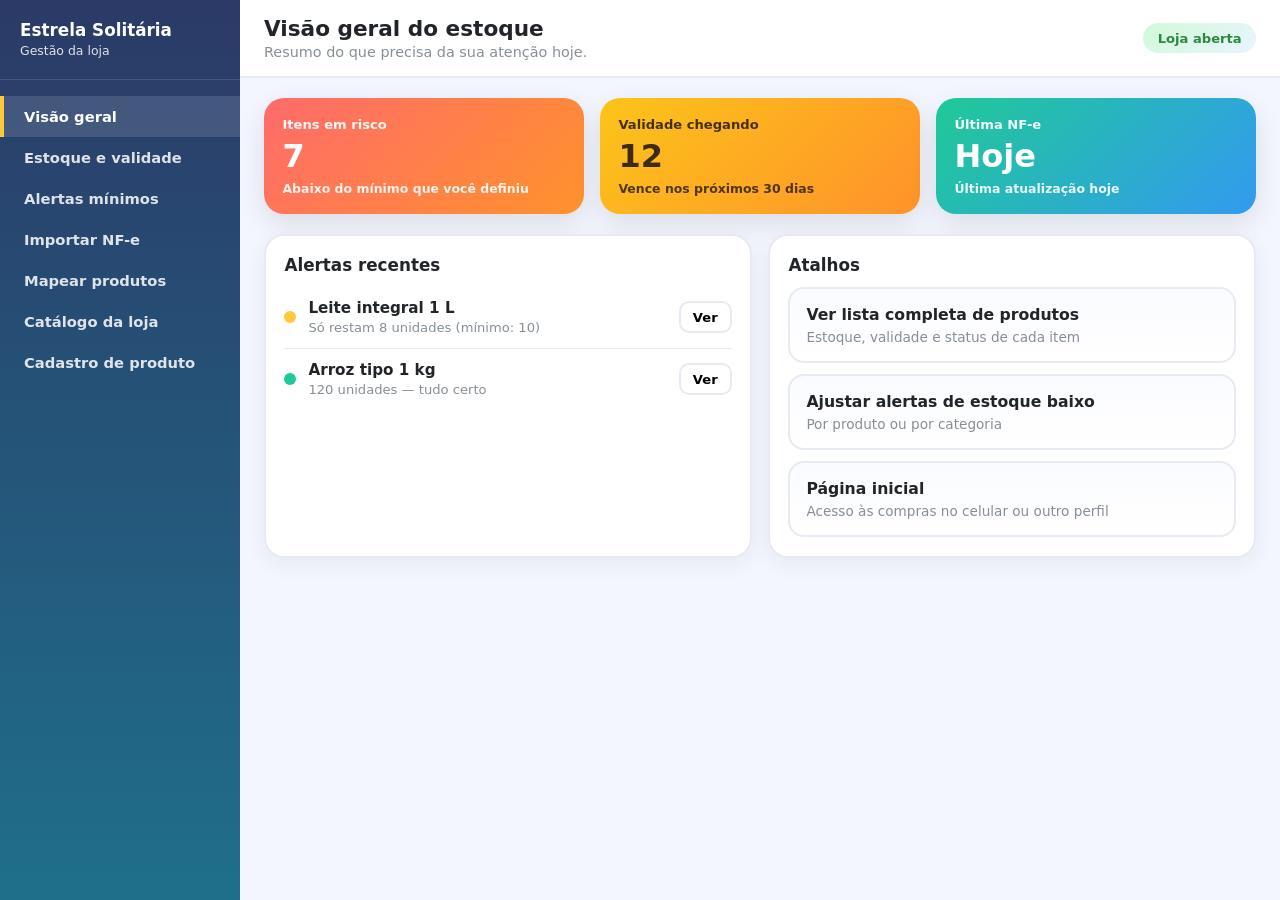
<file: gestor/painel.html>
<!doctype html>
<html lang="pt-BR">
<head>
  <meta charset="utf-8" />
  <meta name="viewport" content="width=device-width, initial-scale=1" />
  <title>Painel — Estoque</title>
  <link rel="stylesheet" href="../assets/gestor.css" />
</head>
<body class="g-body">
  <div class="g-shell">
    <aside class="g-side">
      <div class="g-side-brand">
        <strong>Estrela Solitária</strong>
        <span>Gestão da loja</span>
      </div>
      <nav class="g-nav" aria-label="Menu">
        <a class="is-on" href="./painel.html">Visão geral</a>
        <a href="./estoque.html">Estoque e validade</a>
        <a href="./alertas.html">Alertas mínimos</a>
        <a href="./nfe.html">Importar NF-e</a>
        <a href="./mapeamento.html">Mapear produtos</a>
        <a href="./produtos.html">Catálogo da loja</a>
        <a href="./cadastro-produto.html">Cadastro de produto</a>
      </nav>
    </aside>

    <div class="g-main">
      <header class="g-top">
        <div>
          <h1>Visão geral do estoque</h1>
          <p>Resumo do que precisa da sua atenção hoje.</p>
        </div>
        <span class="g-chip g-chip--ok">Loja aberta</span>
      </header>

      <div class="g-content">
        <div class="g-kpis">
          <div class="g-kpi g-kpi--coral">
            <span>Itens em risco</span>
            <strong>7</strong>
            <small>Abaixo do mínimo que você definiu</small>
          </div>
          <div class="g-kpi g-kpi--sun">
            <span>Validade chegando</span>
            <strong>12</strong>
            <small>Vence nos próximos 30 dias</small>
          </div>
          <div class="g-kpi g-kpi--mint">
            <span>Última NF-e</span>
            <strong>Hoje</strong>
            <small>Última atualização hoje</small>
          </div>
        </div>

        <div class="g-grid-2">
          <div class="g-card">
            <h2>Alertas recentes</h2>
            <div class="g-list-item">
              <span class="g-dot g-dot--warn" aria-hidden="true"></span>
              <div>
                <strong>Leite integral 1 L</strong>
                <small>Só restam 8 unidades (mínimo: 10)</small>
              </div>
              <button type="button" class="g-mini-btn">Ver</button>
            </div>
            <div class="g-list-item">
              <span class="g-dot" aria-hidden="true"></span>
              <div>
                <strong>Arroz tipo 1 kg</strong>
                <small>120 unidades — tudo certo</small>
              </div>
              <button type="button" class="g-mini-btn">Ver</button>
            </div>
          </div>

          <div class="g-card">
            <h2>Atalhos</h2>
            <a class="g-action" href="./estoque.html" style="text-decoration:none;color:inherit;display:block">
              <strong>Ver lista completa de produtos</strong>
              <small>Estoque, validade e status de cada item</small>
            </a>
            <a class="g-action" href="./alertas.html" style="text-decoration:none;color:inherit;display:block">
              <strong>Ajustar alertas de estoque baixo</strong>
              <small>Por produto ou por categoria</small>
            </a>
            <a class="g-action" href="../index.html" style="text-decoration:none;color:inherit;display:block">
              <strong>Página inicial</strong>
              <small>Acesso às compras no celular ou outro perfil</small>
            </a>
          </div>
        </div>
      </div>
    </div>
  </div>
</body>
</html>
</file>
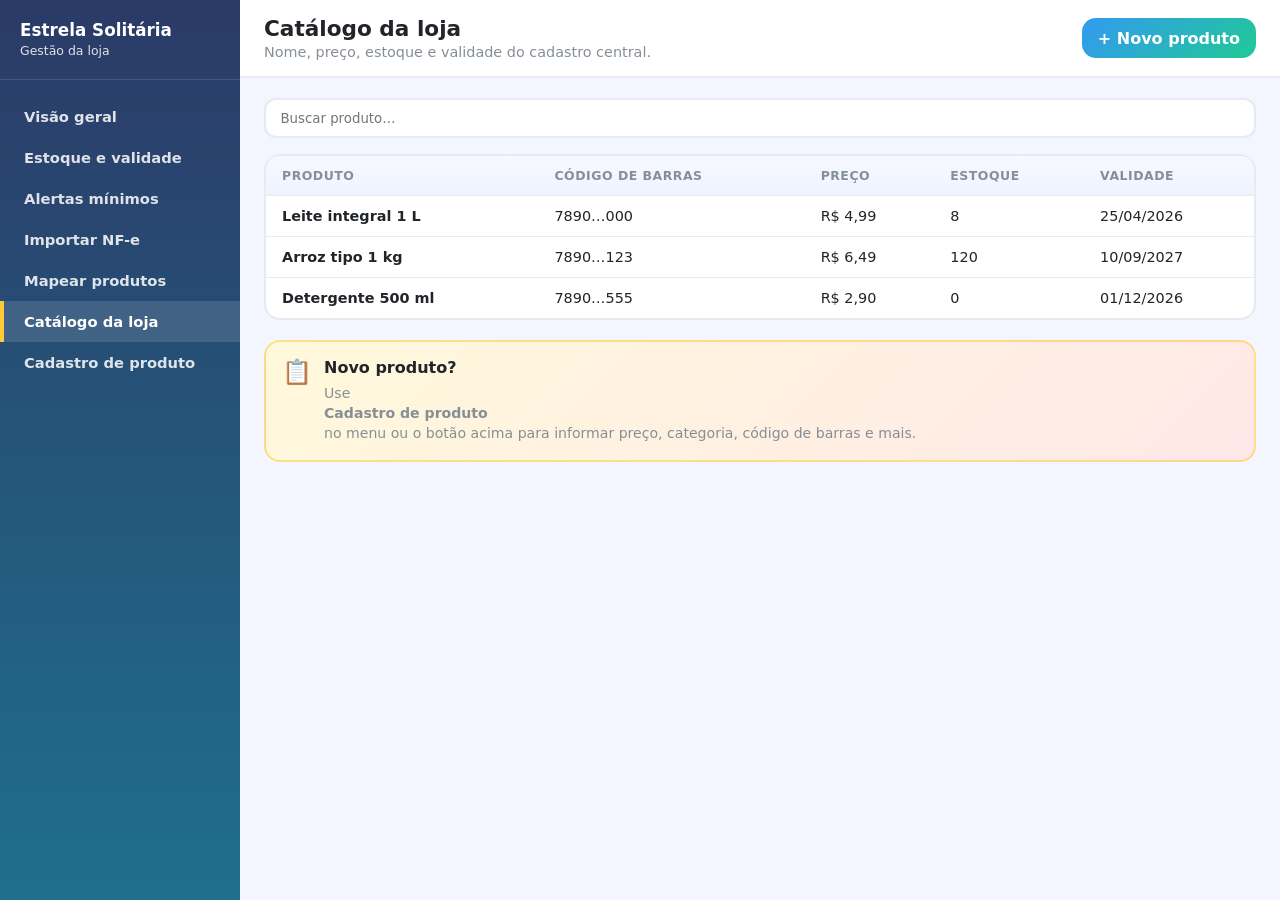
<file: gestor/produtos.html>
<!doctype html>
<html lang="pt-BR">
<head>
  <meta charset="utf-8" />
  <meta name="viewport" content="width=device-width, initial-scale=1" />
  <title>Catálogo — Área da loja</title>
  <link rel="stylesheet" href="../assets/gestor.css" />
</head>
<body class="g-body">
  <div class="g-shell">
    <aside class="g-side">
      <div class="g-side-brand">
        <strong>Estrela Solitária</strong>
        <span>Gestão da loja</span>
      </div>
      <nav class="g-nav" aria-label="Menu">
        <a href="./painel.html">Visão geral</a>
        <a href="./estoque.html">Estoque e validade</a>
        <a href="./alertas.html">Alertas mínimos</a>
        <a href="./nfe.html">Importar NF-e</a>
        <a href="./mapeamento.html">Mapear produtos</a>
        <a class="is-on" href="./produtos.html">Catálogo da loja</a>
        <a href="./cadastro-produto.html">Cadastro de produto</a>
      </nav>
    </aside>

    <div class="g-main">
      <header class="g-top">
        <div>
          <h1>Catálogo da loja</h1>
          <p>Nome, preço, estoque e validade do cadastro central.</p>
        </div>
        <a class="g-btn g-btn-primary" href="./cadastro-produto.html" style="width:auto;box-shadow:none;padding:0.65rem 1rem;text-decoration:none">+ Novo produto</a>
      </header>

      <div class="g-content">
        <div class="g-tools">
          <input type="search" placeholder="Buscar produto…" />
        </div>

        <div class="g-table-wrap">
          <table class="g-table">
            <thead>
              <tr>
                <th>Produto</th>
                <th>Código de barras</th>
                <th>Preço</th>
                <th>Estoque</th>
                <th>Validade</th>
              </tr>
            </thead>
            <tbody>
              <tr>
                <td><strong>Leite integral 1 L</strong></td>
                <td>7890…000</td>
                <td>R$ 4,99</td>
                <td>8</td>
                <td>25/04/2026</td>
              </tr>
              <tr>
                <td><strong>Arroz tipo 1 kg</strong></td>
                <td>7890…123</td>
                <td>R$ 6,49</td>
                <td>120</td>
                <td>10/09/2027</td>
              </tr>
              <tr>
                <td><strong>Detergente 500 ml</strong></td>
                <td>7890…555</td>
                <td>R$ 2,90</td>
                <td>0</td>
                <td>01/12/2026</td>
              </tr>
            </tbody>
          </table>
        </div>

        <div class="g-callout" style="margin-top:1.25rem">
          <span style="font-size:1.5rem" aria-hidden="true">📋</span>
          <div>
            <strong>Novo produto?</strong>
            <p>Use <strong>Cadastro de produto</strong> no menu ou o botão acima para informar preço, categoria, código de barras e mais.</p>
          </div>
        </div>
      </div>
    </div>
  </div>
</body>
</html>
</file>
<file: assets/hub.css>
:root {
  --hub-coral: #ff5c5c;
  --hub-mint: #1ec8a5;
  --hub-sun: #ffc93c;
  --hub-violet: #7c5cff;
  --hub-text: #1b1b2f;
  --hub-muted: #5c5c72;
}

* {
  box-sizing: border-box;
}

body {
  margin: 0;
  min-height: 100vh;
  font-family: "Segoe UI", system-ui, -apple-system, Roboto, sans-serif;
  color: var(--hub-text);
  background: linear-gradient(145deg, #fff5f0 0%, #e8fff8 40%, #fff9e6 100%);
}

.hub-wrap {
  max-width: 520px;
  margin: 0 auto;
  padding: 2.5rem 1.25rem 3rem;
  text-align: center;
}

.hub-logo {
  width: 4.5rem;
  height: 4.5rem;
  margin: 0 auto 1rem;
  border-radius: 1.25rem;
  background: linear-gradient(135deg, var(--hub-coral), var(--hub-sun));
  box-shadow: 0 12px 32px rgba(255, 92, 92, 0.35);
  display: flex;
  align-items: center;
  justify-content: center;
  font-size: 2rem;
}

.hub-title {
  margin: 0;
  font-size: 1.75rem;
  font-weight: 800;
  letter-spacing: -0.02em;
}

.hub-lead {
  margin: 0.75rem 0 2rem;
  color: var(--hub-muted);
  font-size: 1.05rem;
  line-height: 1.5;
}

.hub-cards {
  display: flex;
  flex-direction: column;
  gap: 1rem;
}

.hub-card {
  display: block;
  text-decoration: none;
  color: inherit;
  text-align: left;
  padding: 1.35rem 1.25rem;
  border-radius: 1.25rem;
  border: 3px solid rgba(0, 0, 0, 0.06);
  background: #fff;
  box-shadow: 0 8px 28px rgba(27, 27, 47, 0.08);
  transition: transform 0.15s ease, box-shadow 0.15s ease;
}

.hub-card:hover {
  transform: translateY(-3px);
  box-shadow: 0 14px 36px rgba(27, 27, 47, 0.12);
}

.hub-card--shop {
  border-color: rgba(255, 92, 92, 0.35);
  background: linear-gradient(180deg, #fff 0%, #fff8f5 100%);
}

.hub-card--staff {
  border-color: rgba(30, 200, 165, 0.4);
  background: linear-gradient(180deg, #fff 0%, #f0fffc 100%);
}

.hub-card-icon {
  font-size: 2rem;
  margin-bottom: 0.5rem;
}

.hub-card h2 {
  margin: 0 0 0.35rem;
  font-size: 1.2rem;
  font-weight: 800;
}

.hub-card p {
  margin: 0;
  font-size: 0.95rem;
  color: var(--hub-muted);
  line-height: 1.45;
}
</file>
<file: assets/cliente.css>
:root {
  --c-coral: #ff6b4a;
  --c-sun: #ffd93d;
  --c-mint: #2ec4b6;
  --c-sky: #4dabf7;
  --c-grape: #b565d8;
  --c-bg: #fff8f2;
  --c-card: #ffffff;
  --c-text: #2d2a32;
  --c-muted: #6b6570;
  --c-line: #eee6df;
  --c-phone-bezel: #1f1f24;
  --c-radius: 18px;
}

* {
  box-sizing: border-box;
}

.c-body {
  margin: 0;
  min-height: 100vh;
  font-family: "Segoe UI", system-ui, -apple-system, Roboto, sans-serif;
  color: var(--c-text);
  background: linear-gradient(160deg, #ffe8dc 0%, #fff4d6 35%, #d4f8f3 100%);
}

.c-stage {
  display: flex;
  justify-content: center;
  align-items: flex-start;
  padding: 0.75rem 1rem 2rem;
  min-height: calc(100vh - 2.5rem);
}

.c-phone {
  width: 100%;
  max-width: 390px;
  background: var(--c-phone-bezel);
  border-radius: 42px;
  padding: 12px;
  box-shadow:
    0 24px 60px rgba(31, 31, 36, 0.35),
    0 0 0 1px rgba(255, 255, 255, 0.12) inset;
}

.c-phone-notch {
  height: 28px;
  margin: -4px auto 8px;
  width: 120px;
  border-radius: 0 0 18px 18px;
  background: #0a0a0c;
}

.c-phone-inner {
  position: relative;
  background: var(--c-bg);
  border-radius: 32px;
  overflow: hidden;
  min-height: 640px;
  display: flex;
  flex-direction: column;
  border: 2px solid rgba(255, 255, 255, 0.15);
}

.c-top {
  display: flex;
  align-items: center;
  gap: 0.65rem;
  padding: 0.85rem 1rem;
  background: linear-gradient(90deg, var(--c-coral), #ff8f6b);
  color: #fff;
  flex-shrink: 0;
}

.c-top--plain {
  background: var(--c-card);
  color: var(--c-text);
  border-bottom: 1px solid var(--c-line);
}

.c-back {
  color: inherit;
  text-decoration: none;
  font-weight: 700;
  font-size: 1.35rem;
  line-height: 1;
  padding: 0.2rem 0.35rem 0.2rem 0;
}

.c-top-title {
  flex: 1;
  min-width: 0;
}

.c-top-title h1 {
  margin: 0;
  font-size: 1.05rem;
  font-weight: 800;
  letter-spacing: -0.02em;
}

.c-top-title p {
  margin: 0.15rem 0 0;
  font-size: 0.78rem;
  opacity: 0.92;
}

.c-top-link {
  color: #fff;
  font-weight: 800;
  text-decoration: none;
  font-size: 0.9rem;
  white-space: nowrap;
}

.c-top--plain .c-top-link {
  color: var(--c-coral);
}

.c-main {
  flex: 1;
  overflow-y: auto;
  padding: 1rem;
  padding-bottom: 5.5rem;
}

.c-card {
  background: var(--c-card);
  border-radius: var(--c-radius);
  padding: 1rem;
  box-shadow: 0 6px 20px rgba(45, 42, 50, 0.06);
  border: 1px solid var(--c-line);
  margin-bottom: 0.85rem;
}

.c-card--accent {
  background: linear-gradient(135deg, #fff 0%, #fff5ef 100%);
  border-color: rgba(255, 107, 74, 0.25);
}

.c-h2 {
  margin: 0 0 0.35rem;
  font-size: 1.25rem;
  font-weight: 800;
}

.c-lead {
  margin: 0 0 1rem;
  color: var(--c-muted);
  font-size: 0.95rem;
  line-height: 1.45;
}

.c-label {
  display: block;
  font-size: 0.82rem;
  font-weight: 700;
  color: var(--c-muted);
  margin-bottom: 0.35rem;
}

.c-input {
  width: 100%;
  padding: 0.75rem 0.9rem;
  border-radius: 14px;
  border: 2px solid var(--c-line);
  font-size: 1rem;
  font-family: inherit;
  background: #fff;
}

.c-input:focus {
  outline: none;
  border-color: var(--c-mint);
  box-shadow: 0 0 0 3px rgba(46, 196, 182, 0.2);
}

.c-row {
  display: flex;
  flex-wrap: wrap;
  gap: 0.65rem;
  margin-top: 1rem;
}

.c-btn {
  display: inline-flex;
  align-items: center;
  justify-content: center;
  gap: 0.35rem;
  padding: 0.85rem 1.1rem;
  border-radius: 16px;
  border: none;
  font-weight: 800;
  font-size: 1rem;
  font-family: inherit;
  cursor: pointer;
  text-decoration: none;
  color: var(--c-text);
  background: #f0ebe6;
}

.c-btn-primary {
  background: linear-gradient(135deg, var(--c-coral), #ff8a65);
  color: #fff;
  box-shadow: 0 8px 22px rgba(255, 107, 74, 0.35);
}

.c-btn-mint {
  background: linear-gradient(135deg, var(--c-mint), #5dd9cf);
  color: #fff;
  box-shadow: 0 8px 22px rgba(46, 196, 182, 0.3);
}

.c-btn-block {
  width: 100%;
}

.c-steps {
  display: grid;
  grid-template-columns: repeat(4, 1fr);
  gap: 0.5rem;
  margin-top: 0.75rem;
}

.c-step {
  text-align: center;
  padding: 0.5rem 0.25rem;
  border-radius: 14px;
  background: #fff;
  border: 2px solid var(--c-line);
}

.c-step-num {
  width: 28px;
  height: 28px;
  margin: 0 auto 0.35rem;
  border-radius: 50%;
  background: var(--c-sun);
  font-weight: 900;
  font-size: 0.85rem;
  display: flex;
  align-items: center;
  justify-content: center;
}

.c-step span:last-child {
  font-size: 0.68rem;
  font-weight: 700;
  color: var(--c-muted);
  line-height: 1.2;
}

.c-search-wrap {
  display: flex;
  gap: 0.5rem;
  margin-bottom: 0.75rem;
}

.c-search-wrap .c-input {
  flex: 1;
}

.c-tags {
  display: flex;
  flex-wrap: wrap;
  gap: 0.45rem;
  margin-bottom: 0.85rem;
}

.c-tag {
  padding: 0.45rem 0.85rem;
  border-radius: 999px;
  border: 2px solid var(--c-line);
  background: #fff;
  font-weight: 700;
  font-size: 0.82rem;
  color: var(--c-muted);
}

.c-tag--on {
  border-color: var(--c-mint);
  background: rgba(46, 196, 182, 0.12);
  color: var(--c-text);
}

.c-product {
  display: flex;
  gap: 0.75rem;
  align-items: center;
  padding: 0.75rem;
  border-radius: var(--c-radius);
  background: #fff;
  border: 2px solid var(--c-line);
  margin-bottom: 0.65rem;
}

.c-thumb {
  width: 52px;
  height: 52px;
  border-radius: 14px;
  background: linear-gradient(135deg, var(--c-sun), #ffe566);
  display: flex;
  align-items: center;
  justify-content: center;
  font-size: 1.5rem;
  flex-shrink: 0;
}

.c-product-mid {
  flex: 1;
  min-width: 0;
}

.c-product-name {
  font-weight: 800;
  font-size: 0.95rem;
}

.c-product-meta {
  display: flex;
  flex-wrap: wrap;
  align-items: center;
  gap: 0.35rem;
  margin-top: 0.25rem;
}

.c-price {
  font-weight: 900;
  color: var(--c-coral);
  font-size: 1rem;
}

.c-badge {
  font-size: 0.68rem;
  font-weight: 800;
  padding: 0.2rem 0.5rem;
  border-radius: 999px;
  background: #eef7ff;
  color: var(--c-sky);
}

.c-badge--warn {
  background: #fff3d6;
  color: #c97800;
}

.c-badge--bad {
  background: #ffe5e8;
  color: #d63050;
}

.c-product-sub {
  font-size: 0.78rem;
  color: var(--c-muted);
  margin-top: 0.2rem;
}

.c-btn-sm {
  padding: 0.5rem 0.75rem;
  font-size: 0.82rem;
  border-radius: 12px;
}

.c-hero {
  display: flex;
  gap: 1rem;
  align-items: flex-start;
}

.c-hero .c-thumb {
  width: 72px;
  height: 72px;
  font-size: 2rem;
  border-radius: 20px;
}

.c-qty {
  display: flex;
  align-items: center;
  gap: 0.5rem;
  margin: 1rem 0;
}

.c-qty button {
  width: 40px;
  height: 40px;
  border-radius: 12px;
  border: 2px solid var(--c-line);
  background: #fff;
  font-size: 1.25rem;
  font-weight: 800;
  cursor: pointer;
  font-family: inherit;
}

.c-qty input {
  width: 48px;
  text-align: center;
  border: 2px solid var(--c-line);
  border-radius: 12px;
  padding: 0.4rem;
  font-weight: 800;
  font-size: 1rem;
}

.c-cart-item {
  display: flex;
  gap: 0.65rem;
  padding: 0.75rem 0;
  border-bottom: 1px solid var(--c-line);
}

.c-cart-item:last-child {
  border-bottom: none;
}

.c-cart-right {
  margin-left: auto;
  text-align: right;
}

.c-link {
  background: none;
  border: none;
  color: var(--c-coral);
  font-weight: 800;
  font-size: 0.82rem;
  cursor: pointer;
  text-decoration: underline;
  font-family: inherit;
}

.c-pay {
  display: block;
  width: 100%;
  text-align: left;
  padding: 1rem;
  border-radius: var(--c-radius);
  border: 3px solid var(--c-line);
  background: #fff;
  margin-bottom: 0.65rem;
  cursor: pointer;
  font-family: inherit;
}

.c-pay--on {
  border-color: var(--c-mint);
  background: linear-gradient(180deg, #f3fffd 0%, #fff 100%);
}

.c-pay strong {
  display: block;
  font-size: 1rem;
}

.c-pay small {
  display: block;
  margin-top: 0.25rem;
  color: var(--c-muted);
  font-size: 0.85rem;
}

.c-success {
  text-align: center;
  padding: 1.5rem 0.5rem;
}

.c-success-icon {
  width: 72px;
  height: 72px;
  margin: 0 auto 1rem;
  border-radius: 50%;
  background: linear-gradient(135deg, var(--c-mint), #7ee8de);
  color: #fff;
  font-size: 2.25rem;
  font-weight: 900;
  display: flex;
  align-items: center;
  justify-content: center;
  box-shadow: 0 12px 28px rgba(46, 196, 182, 0.35);
}

.c-summary {
  background: #f8fffe;
  border: 2px dashed var(--c-mint);
  border-radius: var(--c-radius);
  padding: 1rem;
  margin: 1rem 0;
  text-align: left;
}

.c-summary-row {
  display: flex;
  justify-content: space-between;
  padding: 0.35rem 0;
  font-size: 0.95rem;
}

.c-tabbar {
  position: absolute;
  bottom: 0;
  left: 0;
  right: 0;
  display: flex;
  background: #fff;
  border-top: 2px solid var(--c-line);
  padding: 0.35rem 0.25rem calc(0.35rem + env(safe-area-inset-bottom));
  border-radius: 0 0 30px 30px;
}

.c-tab {
  flex: 1;
  text-align: center;
  text-decoration: none;
  color: var(--c-muted);
  font-size: 0.72rem;
  font-weight: 800;
  padding: 0.35rem 0.15rem;
}

.c-tab span {
  display: block;
  font-size: 1.15rem;
  margin-bottom: 0.1rem;
}

.c-tab--on {
  color: var(--c-coral);
}

@media (max-width: 420px) {
  .c-stage {
    padding: 0;
    align-items: stretch;
  }

  .c-phone {
    max-width: none;
    border-radius: 0;
    padding: 0;
    box-shadow: none;
    min-height: 100vh;
  }

  .c-phone-notch {
    display: none;
  }

  .c-phone-inner {
    border-radius: 0;
    min-height: 100vh;
    border: none;
  }

  .c-tabbar {
    border-radius: 0;
  }
}
</file>
<file: assets/gestor.css>
:root {
  --g-coral: #ff5757;
  --g-sun: #ffc93c;
  --g-mint: #20c997;
  --g-sky: #339af0;
  --g-violet: #9775fa;
  --g-bg: #f3f6ff;
  --g-card: #ffffff;
  --g-text: #212529;
  --g-muted: #868e96;
  --g-line: #e7eaf3;
  --g-side: linear-gradient(180deg, #2b3a67 0%, #1f6f8b 100%);
}

* {
  box-sizing: border-box;
}

.g-body {
  margin: 0;
  min-height: 100vh;
  font-family: "Segoe UI", system-ui, -apple-system, Roboto, sans-serif;
  color: var(--g-text);
  background: var(--g-bg);
}

.g-login-wrap {
  min-height: 100vh;
  display: flex;
  align-items: center;
  justify-content: center;
  padding: 2rem 1rem;
  background: linear-gradient(135deg, #fff5f2 0%, #e7f8ff 50%, #f3fff0 100%);
}

.g-login-card {
  width: 100%;
  max-width: 420px;
  background: var(--g-card);
  border-radius: 24px;
  padding: 2rem;
  box-shadow: 0 20px 50px rgba(33, 37, 41, 0.12);
  border: 3px solid rgba(51, 154, 240, 0.2);
}

.g-login-card h1 {
  margin: 0 0 0.5rem;
  font-size: 1.6rem;
  font-weight: 900;
}

.g-login-card > p {
  margin: 0 0 1.5rem;
  color: var(--g-muted);
  line-height: 1.5;
}

.g-field {
  margin-bottom: 1rem;
}

.g-field label {
  display: block;
  font-weight: 700;
  font-size: 0.88rem;
  margin-bottom: 0.35rem;
  color: var(--g-muted);
}

.g-field input,
.g-field select {
  width: 100%;
  padding: 0.75rem 1rem;
  border-radius: 14px;
  border: 2px solid var(--g-line);
  font-size: 1rem;
  font-family: inherit;
}

.g-field textarea {
  width: 100%;
  padding: 0.75rem 1rem;
  border-radius: 14px;
  border: 2px solid var(--g-line);
  font-size: 1rem;
  font-family: inherit;
  min-height: 88px;
  resize: vertical;
}

.g-field input:focus,
.g-field select:focus,
.g-field textarea:focus {
  outline: none;
  border-color: var(--g-sky);
  box-shadow: 0 0 0 3px rgba(51, 154, 240, 0.2);
}

.g-form {
  max-width: 920px;
}

.g-form-grid {
  display: grid;
  grid-template-columns: repeat(2, minmax(0, 1fr));
  gap: 1rem 1.25rem;
}

.g-field-span-2 {
  grid-column: span 2;
}

@media (max-width: 700px) {
  .g-form-grid {
    grid-template-columns: 1fr;
  }

  .g-field-span-2 {
    grid-column: span 1;
  }
}

.g-field-hint {
  margin: 0 0 1rem;
  font-size: 0.88rem;
  color: var(--g-muted);
  line-height: 1.45;
}

.g-barcode-card {
  border-color: rgba(252, 196, 25, 0.55);
  background: linear-gradient(180deg, #fffef8 0%, #fff 55%);
  box-shadow: 0 8px 28px rgba(252, 196, 25, 0.12);
}

.g-barcode-card h2 {
  display: flex;
  align-items: center;
  gap: 0.5rem;
}

.g-barcode-card h2::before {
  content: "▮";
  color: var(--g-sun);
  font-size: 1.1rem;
}

.g-barcode-actions {
  display: flex;
  flex-wrap: wrap;
  align-items: center;
  gap: 0.75rem;
  margin-top: 0.5rem;
  padding-top: 1rem;
  border-top: 2px dashed var(--g-line);
}

.g-mini-btn-accent {
  border-color: rgba(51, 154, 240, 0.45);
  background: linear-gradient(180deg, #e7f5ff 0%, #fff 100%);
  color: var(--g-sky);
}

.g-form-actions {
  display: flex;
  flex-wrap: wrap;
  align-items: center;
  justify-content: flex-end;
  gap: 0.75rem;
  margin-top: 1.25rem;
}

.g-btn {
  display: inline-flex;
  align-items: center;
  justify-content: center;
  padding: 0.85rem 1.25rem;
  border-radius: 14px;
  border: none;
  font-weight: 800;
  font-size: 1rem;
  font-family: inherit;
  cursor: pointer;
  text-decoration: none;
}

.g-btn-primary {
  background: linear-gradient(135deg, var(--g-sky), var(--g-mint));
  color: #fff;
  width: 100%;
  box-shadow: 0 10px 28px rgba(51, 154, 240, 0.35);
}

.g-btn-ghost {
  background: transparent;
  color: var(--g-sky);
  margin-top: 0.75rem;
  width: 100%;
}

.g-back-home {
  display: block;
  text-align: center;
  margin-top: 1rem;
  color: var(--g-muted);
  font-size: 0.9rem;
}

.g-back-home a {
  color: var(--g-coral);
  font-weight: 800;
}

.g-shell {
  display: flex;
  min-height: 100vh;
}

.g-side {
  width: 240px;
  flex-shrink: 0;
  background: var(--g-side);
  color: #fff;
  padding: 1.25rem 0;
  display: flex;
  flex-direction: column;
}

.g-side-brand {
  padding: 0 1.25rem 1.25rem;
  border-bottom: 1px solid rgba(255, 255, 255, 0.12);
}

.g-side-brand strong {
  display: block;
  font-size: 1.05rem;
}

.g-side-brand span {
  font-size: 0.78rem;
  opacity: 0.85;
}

.g-nav {
  padding: 1rem 0;
  flex: 1;
}

.g-nav a {
  display: block;
  padding: 0.75rem 1.25rem;
  color: rgba(255, 255, 255, 0.85);
  text-decoration: none;
  font-weight: 700;
  font-size: 0.92rem;
  border-left: 4px solid transparent;
}

.g-nav a:hover {
  background: rgba(255, 255, 255, 0.08);
  color: #fff;
}

.g-nav a.is-on {
  background: rgba(255, 255, 255, 0.12);
  border-left-color: var(--g-sun);
  color: #fff;
}

.g-main {
  flex: 1;
  min-width: 0;
  display: flex;
  flex-direction: column;
}

.g-top {
  background: var(--g-card);
  padding: 1rem 1.5rem;
  border-bottom: 2px solid var(--g-line);
  display: flex;
  align-items: center;
  justify-content: space-between;
  gap: 1rem;
  flex-wrap: wrap;
}

.g-top h1 {
  margin: 0;
  font-size: 1.35rem;
  font-weight: 900;
}

.g-top p {
  margin: 0.2rem 0 0;
  color: var(--g-muted);
  font-size: 0.9rem;
}

.g-chip {
  padding: 0.45rem 0.9rem;
  border-radius: 999px;
  font-weight: 800;
  font-size: 0.82rem;
  background: linear-gradient(135deg, #ffe8e8, #fff4d6);
  color: #c92a2a;
}

.g-chip--ok {
  background: linear-gradient(135deg, #d3f9d8, #e7f5ff);
  color: #2b8a3e;
}

.g-content {
  padding: 1.25rem 1.5rem 2rem;
  flex: 1;
}

.g-kpis {
  display: grid;
  grid-template-columns: repeat(auto-fit, minmax(200px, 1fr));
  gap: 1rem;
  margin-bottom: 1.25rem;
}

.g-kpi {
  border-radius: 20px;
  padding: 1.15rem;
  color: #fff;
  font-weight: 800;
  box-shadow: 0 10px 28px rgba(0, 0, 0, 0.1);
}

.g-kpi span {
  display: block;
  font-size: 0.82rem;
  opacity: 0.95;
  font-weight: 700;
}

.g-kpi strong {
  display: block;
  font-size: 2rem;
  margin-top: 0.35rem;
  font-weight: 900;
}

.g-kpi small {
  display: block;
  margin-top: 0.35rem;
  font-size: 0.78rem;
  opacity: 0.9;
  font-weight: 600;
}

.g-kpi--coral {
  background: linear-gradient(135deg, #ff6b6b, #ff922b);
}

.g-kpi--sun {
  background: linear-gradient(135deg, #fcc419, #ff922b);
  color: #3d2914;
}

.g-kpi--mint {
  background: linear-gradient(135deg, #20c997, #339af0);
}

.g-grid-2 {
  display: grid;
  grid-template-columns: repeat(auto-fit, minmax(280px, 1fr));
  gap: 1rem;
}

.g-card {
  background: var(--g-card);
  border-radius: 20px;
  padding: 1.15rem;
  border: 2px solid var(--g-line);
  box-shadow: 0 6px 22px rgba(33, 37, 41, 0.06);
}

.g-card h2 {
  margin: 0 0 0.75rem;
  font-size: 1.05rem;
  font-weight: 900;
}

.g-list-item {
  display: flex;
  align-items: center;
  gap: 0.75rem;
  padding: 0.75rem 0;
  border-bottom: 1px solid var(--g-line);
}

.g-list-item:last-child {
  border-bottom: none;
}

.g-dot {
  width: 12px;
  height: 12px;
  border-radius: 50%;
  background: var(--g-mint);
  flex-shrink: 0;
}

.g-dot--warn {
  background: var(--g-sun);
}

.g-list-item div {
  flex: 1;
  min-width: 0;
}

.g-list-item strong {
  display: block;
  font-size: 0.95rem;
}

.g-list-item small {
  color: var(--g-muted);
  font-size: 0.82rem;
}

.g-mini-btn {
  padding: 0.4rem 0.75rem;
  border-radius: 10px;
  border: 2px solid var(--g-line);
  background: #fff;
  font-weight: 800;
  font-size: 0.82rem;
  cursor: pointer;
  font-family: inherit;
}

.g-action {
  display: block;
  width: 100%;
  text-align: left;
  padding: 1rem;
  border-radius: 16px;
  border: 2px solid var(--g-line);
  background: linear-gradient(180deg, #fafbff 0%, #fff 100%);
  margin-bottom: 0.65rem;
  cursor: pointer;
  font-family: inherit;
}

.g-action:last-child {
  margin-bottom: 0;
}

.g-action strong {
  display: block;
  font-size: 0.98rem;
}

.g-action small {
  display: block;
  margin-top: 0.35rem;
  color: var(--g-muted);
  font-size: 0.85rem;
}

.g-tools {
  display: flex;
  flex-wrap: wrap;
  gap: 0.75rem;
  margin-bottom: 1rem;
}

.g-tools input,
.g-tools select {
  flex: 1;
  min-width: 200px;
  padding: 0.65rem 0.9rem;
  border-radius: 12px;
  border: 2px solid var(--g-line);
  font-family: inherit;
}

.g-table-wrap {
  overflow-x: auto;
  border-radius: 16px;
  border: 2px solid var(--g-line);
  background: var(--g-card);
}

.g-table {
  width: 100%;
  border-collapse: collapse;
  font-size: 0.9rem;
}

.g-table th,
.g-table td {
  padding: 0.75rem 1rem;
  text-align: left;
  border-bottom: 1px solid var(--g-line);
}

.g-table th {
  background: linear-gradient(180deg, #f8f9ff 0%, #eef3ff 100%);
  font-weight: 800;
  font-size: 0.78rem;
  text-transform: uppercase;
  letter-spacing: 0.04em;
  color: var(--g-muted);
}

.g-table tr:last-child td {
  border-bottom: none;
}

.g-pill {
  display: inline-block;
  padding: 0.25rem 0.65rem;
  border-radius: 999px;
  font-weight: 800;
  font-size: 0.75rem;
}

.g-pill--ok {
  background: #d3f9d8;
  color: #2b8a3e;
}

.g-pill--warn {
  background: #fff3bf;
  color: #e67700;
}

.g-pill--bad {
  background: #ffe3e3;
  color: #c92a2a;
}

.g-progress {
  height: 14px;
  border-radius: 999px;
  background: var(--g-line);
  overflow: hidden;
  margin: 1rem 0;
}

.g-progress > div {
  height: 100%;
  width: 65%;
  border-radius: 999px;
  background: linear-gradient(90deg, var(--g-sky), var(--g-mint));
}

.g-steps {
  display: flex;
  flex-direction: column;
  gap: 0.5rem;
  margin: 1rem 0;
}

.g-step {
  display: flex;
  align-items: center;
  gap: 0.75rem;
  padding: 0.65rem 0.85rem;
  border-radius: 14px;
  background: #f8f9fa;
  font-weight: 700;
  font-size: 0.9rem;
}

.g-step--done {
  background: #d3f9d8;
}

.g-step--on {
  background: #fff9db;
  border: 2px solid var(--g-sun);
}

.g-callout {
  display: flex;
  gap: 0.75rem;
  padding: 1rem;
  border-radius: 16px;
  background: linear-gradient(135deg, #fff9db, #ffe8e8);
  border: 2px solid rgba(252, 196, 25, 0.45);
  margin-top: 1rem;
}

.g-callout strong {
  display: block;
}

.g-callout p {
  margin: 0.35rem 0 0;
  color: var(--g-muted);
  font-size: 0.88rem;
  line-height: 1.45;
}

@media (max-width: 900px) {
  .g-shell {
    flex-direction: column;
  }

  .g-side {
    width: 100%;
    flex-direction: row;
    flex-wrap: wrap;
    padding: 0.75rem;
    align-items: center;
  }

  .g-side-brand {
    border-bottom: none;
    padding: 0.5rem 1rem;
    flex: 1;
    min-width: 200px;
  }

  .g-nav {
    display: flex;
    flex-wrap: wrap;
    padding: 0.5rem;
    gap: 0.25rem;
  }

  .g-nav a {
    border-left: none;
    border-radius: 12px;
    padding: 0.5rem 0.75rem;
  }
}
</file>
